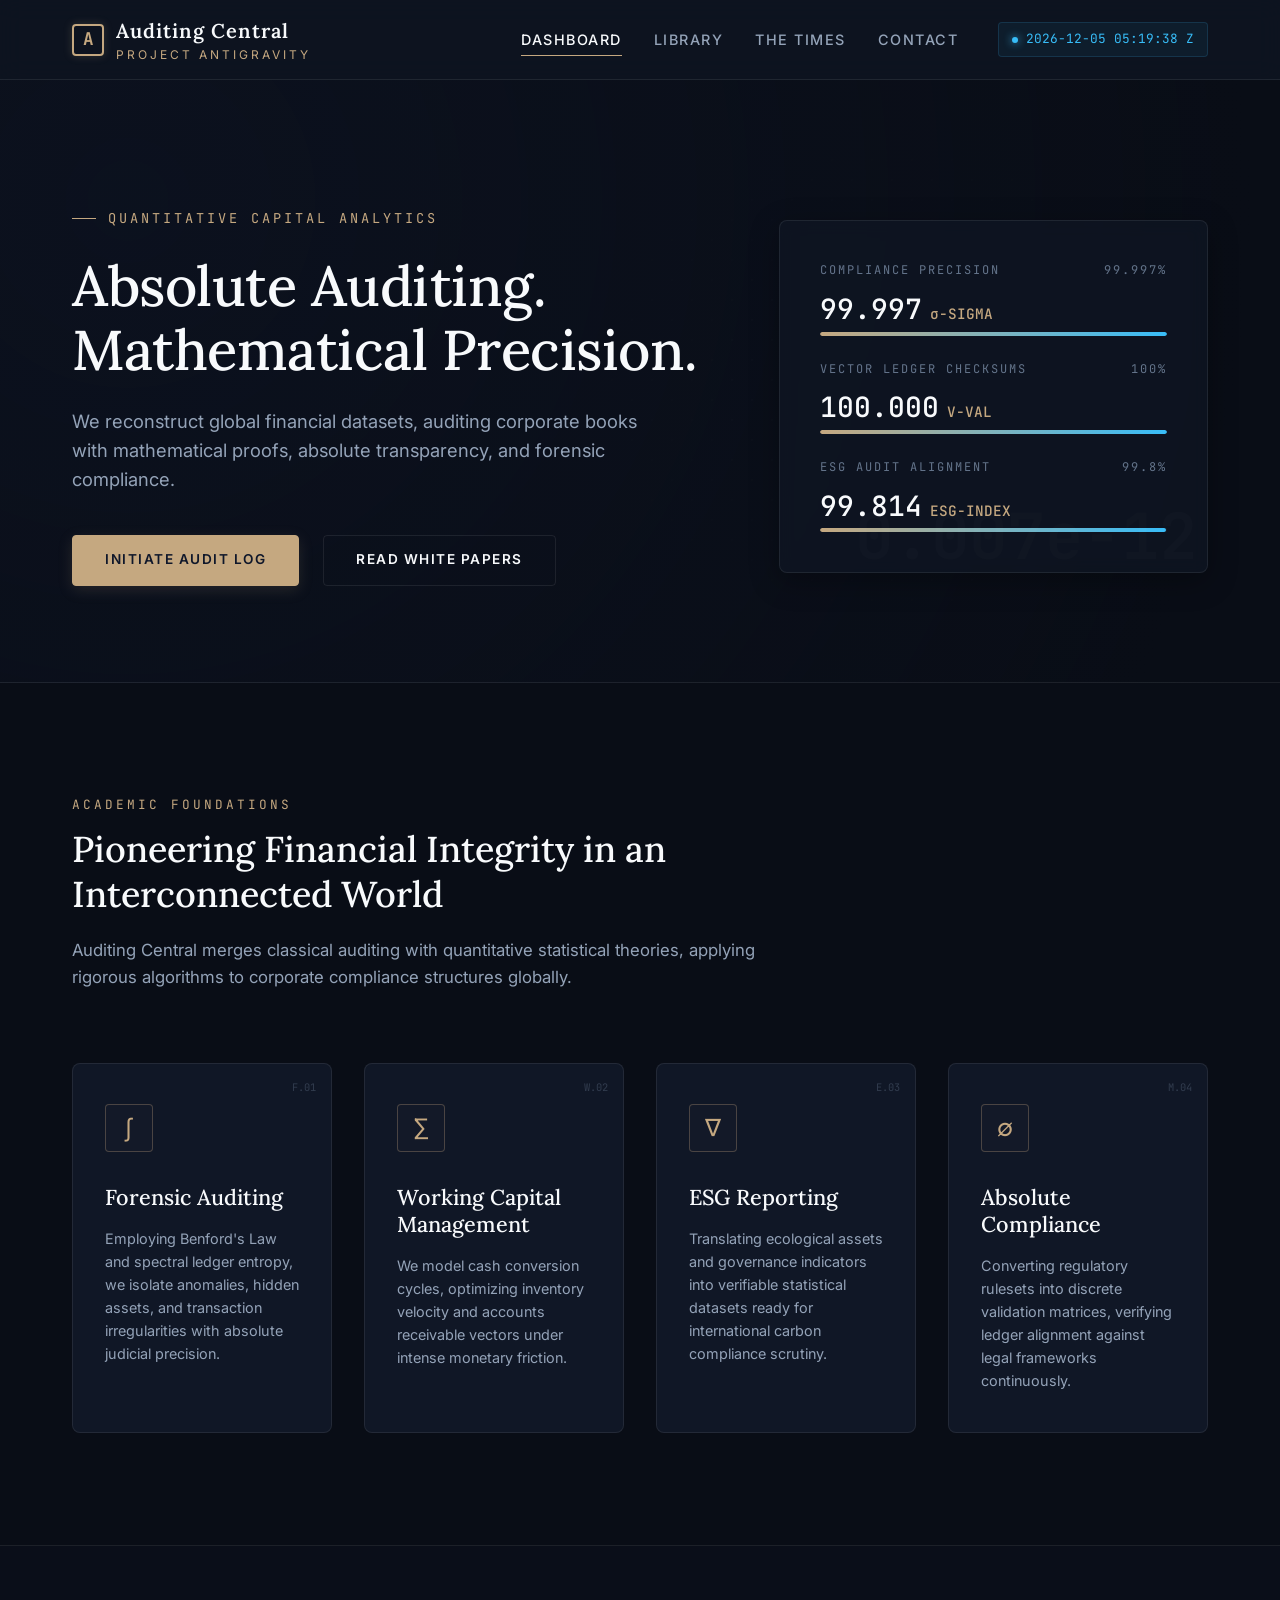
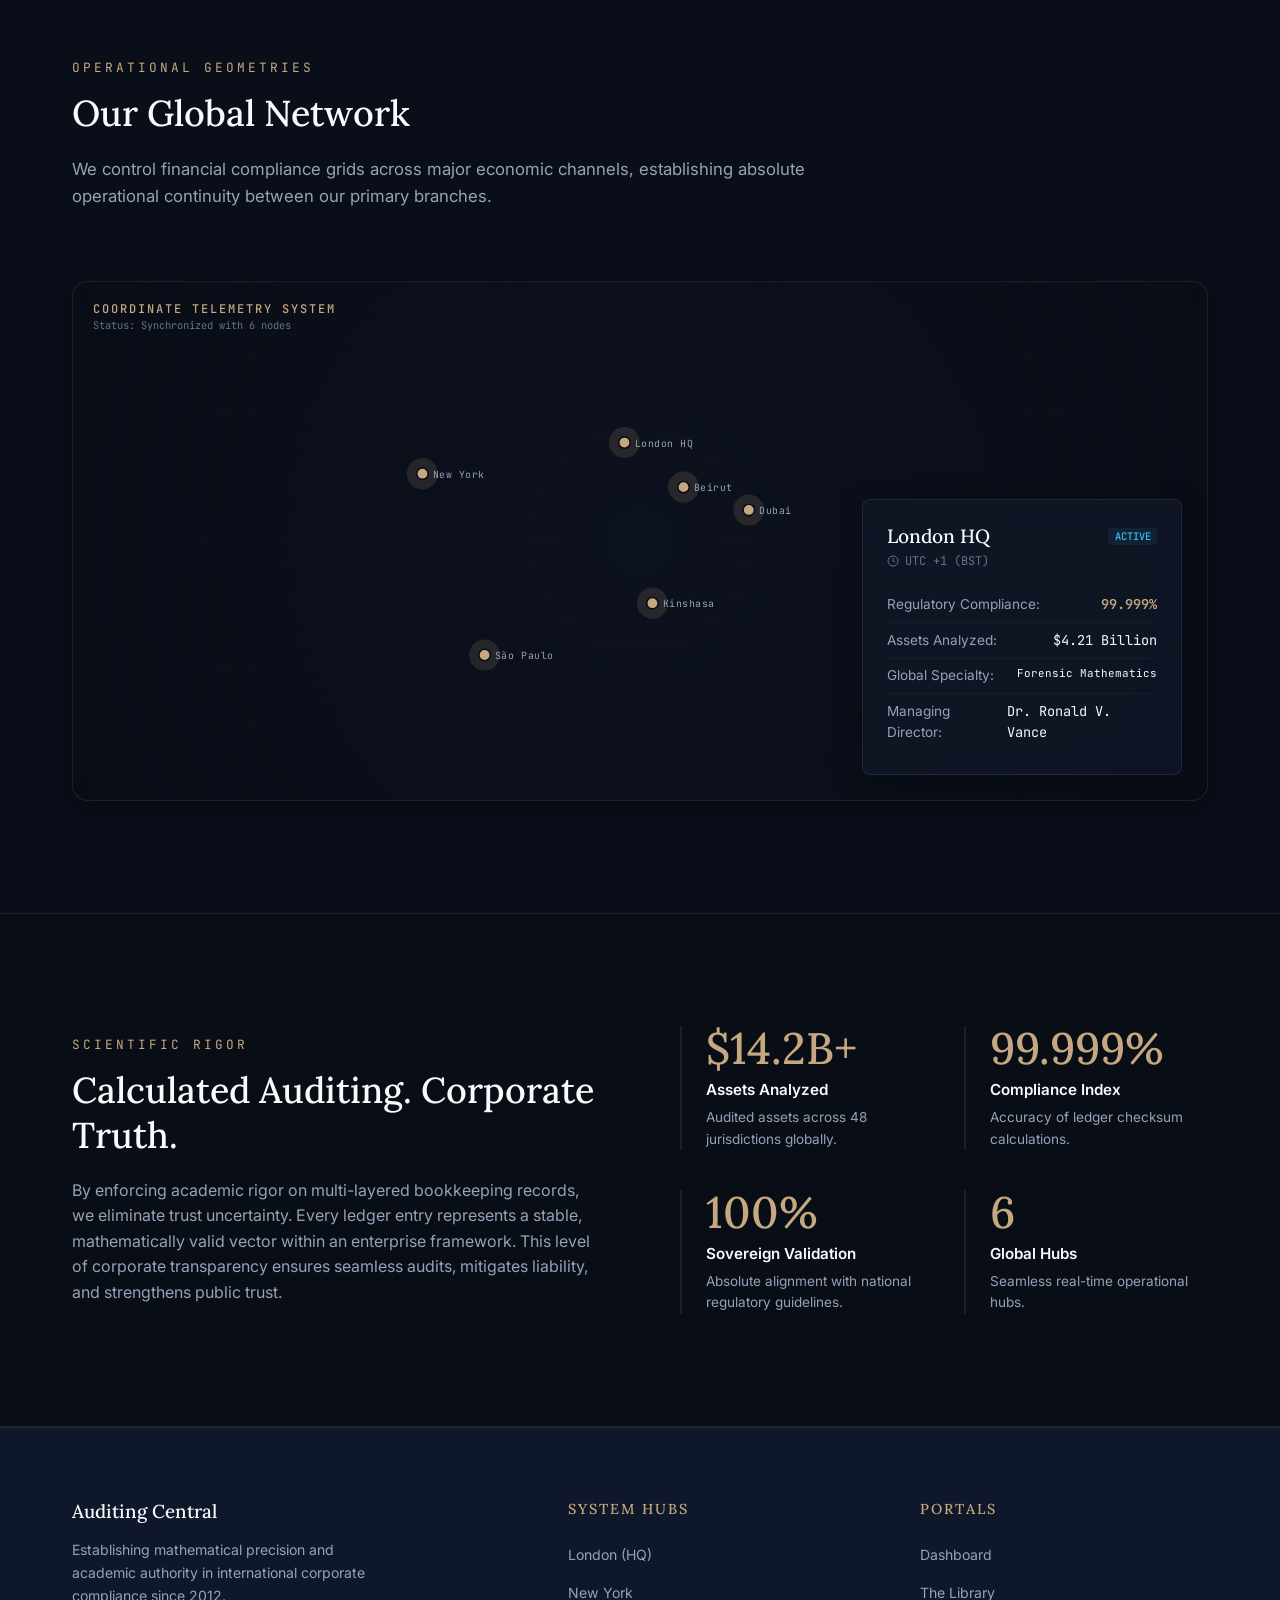
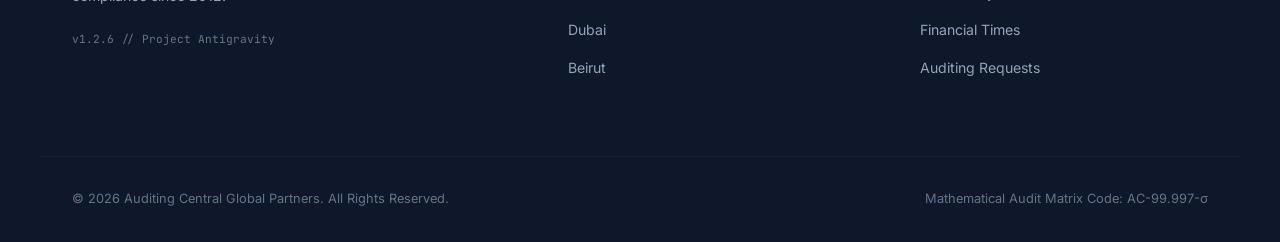
<file: index.html>
<!DOCTYPE html>
<html lang="en">
<head>
    <meta charset="UTF-8">
    <meta name="viewport" content="width=device-width, initial-scale=1.0">
    <meta name="description" content="Auditing Central - International auditing & financial analysis firm providing forensic auditing, ESG reporting, working capital optimization, and absolute mathematical compliance.">
    <title>Auditing Central | Absolute Mathematical Precision & Forensic Compliance</title>
    <!-- Master CSS Link -->
    <link rel="stylesheet" href="styles.css">
</head>
<body>

    <!-- STICKY GLASSMORPHIC HEADER -->
    <header>
        <div class="container nav-wrapper">
            <a href="index.html" class="logo-container" id="brand-logo">
                <div class="logo-mark">A</div>
                <div class="logo-text">Auditing Central<span>Project Antigravity</span></div>
            </a>
            <nav>
                <ul class="nav-links">
                    <li><a href="index.html" class="active" id="link-home">Dashboard</a></li>
                    <li><a href="library.html" id="link-library">Library</a></li>
                    <li><a href="times.html" id="link-times">The Times</a></li>
                    <li><a href="contact.html" id="link-contact">Contact</a></li>
                </ul>
                <!-- Mathematical UTC clock telemetry -->
                <div class="clock-telemetry" id="utc-clock">
                    <span class="clock-dot"></span>
                    <span id="utc-clock-val">TELEMETRY INITIALIZING...</span>
                </div>
                <button class="menu-toggle" id="hamburger-btn" aria-label="Toggle Menu Menu">
                    <span></span>
                    <span></span>
                    <span></span>
                </button>
            </nav>
        </div>
    </header>

    <!-- MAIN HOMEPAGE WRAPPER -->
    <main class="main-content">
        
        <!-- HERO SECTION WITH PRECISION METRIC CARDS -->
        <section class="hero" id="hero-dashboard">
            <div class="container hero-grid">
                <div class="hero-content">
                    <div class="hero-tagline">Quantitative Capital Analytics</div>
                    <h1>Absolute Auditing. <br>Mathematical Precision.</h1>
                    <p class="hero-lead">We reconstruct global financial datasets, auditing corporate books with mathematical proofs, absolute transparency, and forensic compliance.</p>
                    <div class="hero-actions">
                        <a href="contact.html" class="btn btn-primary" id="hero-action-contact">Initiate Audit Log</a>
                        <a href="library.html" class="btn btn-secondary" id="hero-action-library">Read White Papers</a>
                    </div>
                </div>
                
                <!-- Telemetry Progress Panel -->
                <div class="telemetry-panel reveal-element" id="hero-telemetry">
                    <div class="telemetry-row">
                        <div class="telemetry-label">
                            <span>Compliance Precision</span>
                            <span>99.997%</span>
                        </div>
                        <div class="telemetry-val">
                            99.997 <span class="unit">σ-SIGMA</span>
                        </div>
                        <div class="telemetry-bar">
                            <div class="telemetry-bar-fill" data-target-width="99.997%"></div>
                        </div>
                    </div>
                    <div class="telemetry-row">
                        <div class="telemetry-label">
                            <span>Vector Ledger Checksums</span>
                            <span>100%</span>
                        </div>
                        <div class="telemetry-val">
                            100.000 <span class="unit">V-VAL</span>
                        </div>
                        <div class="telemetry-bar">
                            <div class="telemetry-bar-fill" data-target-width="100%"></div>
                        </div>
                    </div>
                    <div class="telemetry-row">
                        <div class="telemetry-label">
                            <span>ESG Audit Alignment</span>
                            <span>99.8%</span>
                        </div>
                        <div class="telemetry-val">
                            99.814 <span class="unit">ESG-INDEX</span>
                        </div>
                        <div class="telemetry-bar">
                            <div class="telemetry-bar-fill" data-target-width="99.8%"></div>
                        </div>
                    </div>
                </div>
            </div>
        </section>

        <!-- SPECIALTIES SECTION -->
        <section class="section" id="pioneering-integrity">
            <div class="container">
                <div class="section-header reveal-element">
                    <span class="section-label">Academic Foundations</span>
                    <h2>Pioneering Financial Integrity in an Interconnected World</h2>
                    <p>Auditing Central merges classical auditing with quantitative statistical theories, applying rigorous algorithms to corporate compliance structures globally.</p>
                </div>
                
                <div class="specialties-grid">
                    <!-- Specialty 1 -->
                    <div class="specialty-card reveal-element" id="card-forensic">
                        <div class="specialty-decor">F.01</div>
                        <div class="specialty-icon">∫</div>
                        <h3>Forensic Auditing</h3>
                        <p>Employing Benford's Law and spectral ledger entropy, we isolate anomalies, hidden assets, and transaction irregularities with absolute judicial precision.</p>
                    </div>
                    <!-- Specialty 2 -->
                    <div class="specialty-card reveal-element" id="card-working-capital">
                        <div class="specialty-decor">W.02</div>
                        <div class="specialty-icon">∑</div>
                        <h3>Working Capital Management</h3>
                        <p>We model cash conversion cycles, optimizing inventory velocity and accounts receivable vectors under intense monetary friction.</p>
                    </div>
                    <!-- Specialty 3 -->
                    <div class="specialty-card reveal-element" id="card-esg">
                        <div class="specialty-decor">E.03</div>
                        <div class="specialty-icon">∇</div>
                        <h3>ESG Reporting</h3>
                        <p>Translating ecological assets and governance indicators into verifiable statistical datasets ready for international carbon compliance scrutiny.</p>
                    </div>
                    <!-- Specialty 4 -->
                    <div class="specialty-card reveal-element" id="card-compliance">
                        <div class="specialty-decor">M.04</div>
                        <div class="specialty-icon">∅</div>
                        <h3>Absolute Compliance</h3>
                        <p>Converting regulatory rulesets into discrete validation matrices, verifying ledger alignment against legal frameworks continuously.</p>
                    </div>
                </div>
            </div>
        </section>

        <!-- GLOBAL NETWORK & INTERACTIVE MAP -->
        <section class="section section-darker" id="global-network">
            <div class="container">
                <div class="section-header reveal-element">
                    <span class="section-label">Operational Geometries</span>
                    <h2>Our Global Network</h2>
                    <p>We control financial compliance grids across major economic channels, establishing absolute operational continuity between our primary branches.</p>
                </div>
                
                <!-- SVG map rendering workspace -->
                <div id="global-map-container" class="reveal-element">
                    <div class="map-telemetry">
                        <h4>Coordinate Telemetry System</h4>
                        <p>Status: Synchronized with 6 nodes</p>
                    </div>
                    <!-- map.js will inject dynamic responsive SVG element here -->
                </div>
            </div>
        </section>

        <!-- CORPORATE CREDENTIALS SECTION -->
        <section class="section" id="mathematical-integrity">
            <div class="container integrity-grid">
                <div class="integrity-content reveal-element">
                    <span class="section-label">Scientific Rigor</span>
                    <h2>Calculated Auditing. Corporate Truth.</h2>
                    <p>By enforcing academic rigor on multi-layered bookkeeping records, we eliminate trust uncertainty. Every ledger entry represents a stable, mathematically valid vector within an enterprise framework. This level of corporate transparency ensures seamless audits, mitigates liability, and strengthens public trust.</p>
                </div>
                <div class="integrity-metrics reveal-element">
                    <div class="metric-widget">
                        <div class="metric-widget-val">$14.2B+</div>
                        <div class="metric-widget-label">Assets Analyzed</div>
                        <div class="metric-widget-desc">Audited assets across 48 jurisdictions globally.</div>
                    </div>
                    <div class="metric-widget">
                        <div class="metric-widget-val">99.999%</div>
                        <div class="metric-widget-label">Compliance Index</div>
                        <div class="metric-widget-desc">Accuracy of ledger checksum calculations.</div>
                    </div>
                    <div class="metric-widget">
                        <div class="metric-widget-val">100%</div>
                        <div class="metric-widget-label">Sovereign Validation</div>
                        <div class="metric-widget-desc">Absolute alignment with national regulatory guidelines.</div>
                    </div>
                    <div class="metric-widget">
                        <div class="metric-widget-val">6</div>
                        <div class="metric-widget-label">Global Hubs</div>
                        <div class="metric-widget-desc">Seamless real-time operational hubs.</div>
                    </div>
                </div>
            </div>
        </section>

    </main>

    <!-- FOOTER SECTION -->
    <footer id="footer-section">
        <div class="container footer-grid">
            <div class="footer-brand">
                <h3>Auditing Central</h3>
                <p>Establishing mathematical precision and academic authority in international corporate compliance since 2012.</p>
                <div class="footer-telemetry">v1.2.6 // Project Antigravity</div>
            </div>
            <div class="footer-column">
                <h4>System Hubs</h4>
                <ul class="footer-links">
                    <li><a href="contact.html#london">London (HQ)</a></li>
                    <li><a href="contact.html#newyork">New York</a></li>
                    <li><a href="contact.html#dubai">Dubai</a></li>
                    <li><a href="contact.html#beirut">Beirut</a></li>
                </ul>
            </div>
            <div class="footer-column">
                <h4>Portals</h4>
                <ul class="footer-links">
                    <li><a href="index.html">Dashboard</a></li>
                    <li><a href="library.html">The Library</a></li>
                    <li><a href="times.html">Financial Times</a></li>
                    <li><a href="contact.html">Auditing Requests</a></li>
                </ul>
            </div>
        </div>
        <div class="container footer-bottom">
            <span>&copy; 2026 Auditing Central Global Partners. All Rights Reserved.</span>
            <span>Mathematical Audit Matrix Code: AC-99.997-σ</span>
        </div>
    </footer>

    <!-- Global scripts loading -->
    <script src="main.js"></script>
    <script src="map.js"></script>
</body>
</html>
</file>
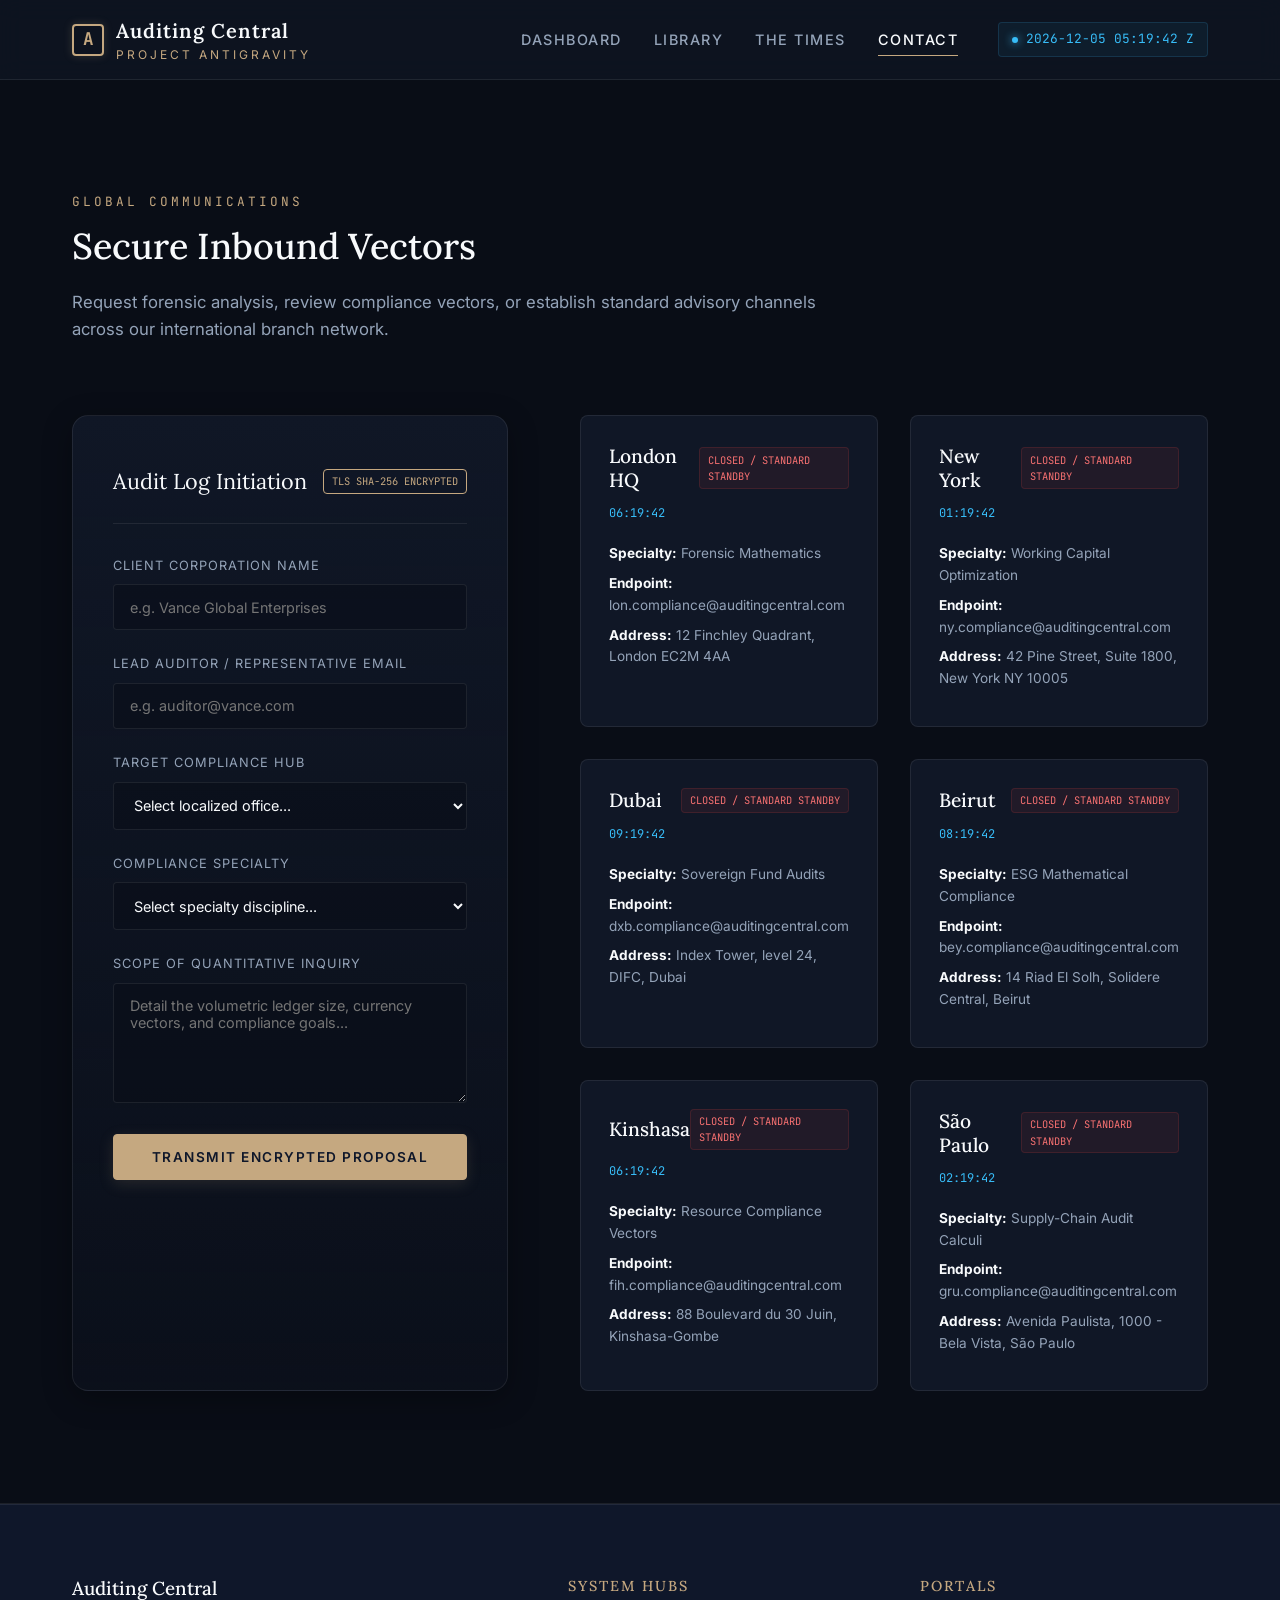
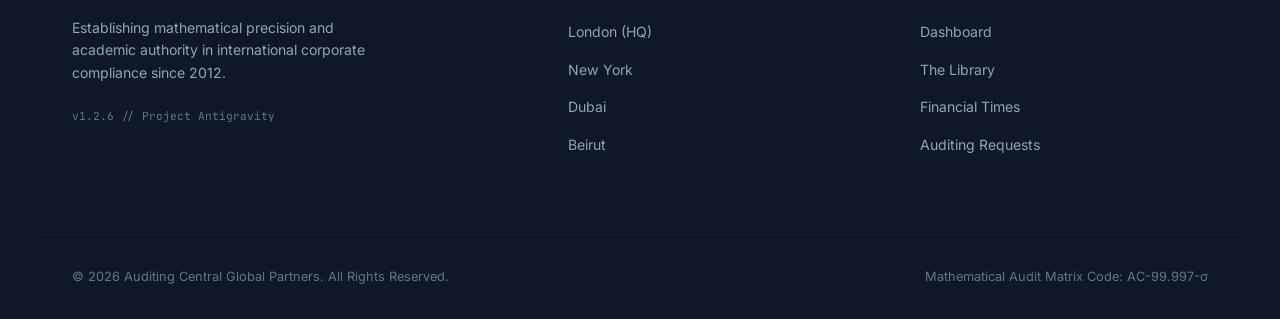
<file: contact.html>
<!DOCTYPE html>
<html lang="en">
<head>
    <meta charset="UTF-8">
    <meta name="viewport" content="width=device-width, initial-scale=1.0">
    <meta name="description" content="Contact Auditing Central - Engage our international forensic auditing and compliance teams across London, New York, Dubai, Beirut, Kinshasa, and São Paulo.">
    <title>Contact Auditing Central | International Branch Network & Audit Requests</title>
    <!-- Master CSS Link -->
    <link rel="stylesheet" href="styles.css">
</head>
<body>

    <!-- STICKY GLASSMORPHIC HEADER -->
    <header>
        <div class="container nav-wrapper">
            <a href="index.html" class="logo-container" id="brand-logo">
                <div class="logo-mark">A</div>
                <div class="logo-text">Auditing Central<span>Project Antigravity</span></div>
            </a>
            <nav>
                <ul class="nav-links">
                    <li><a href="index.html" id="link-home">Dashboard</a></li>
                    <li><a href="library.html" id="link-library">Library</a></li>
                    <li><a href="times.html" id="link-times">The Times</a></li>
                    <li><a href="contact.html" class="active" id="link-contact">Contact</a></li>
                </ul>
                <div class="clock-telemetry" id="utc-clock">
                    <span class="clock-dot"></span>
                    <span id="utc-clock-val">TELEMETRY INITIALIZING...</span>
                </div>
                <button class="menu-toggle" id="hamburger-btn" aria-label="Toggle Menu Menu">
                    <span></span>
                    <span></span>
                    <span></span>
                </button>
            </nav>
        </div>
    </header>

    <!-- MAIN CONTENT AREA -->
    <main class="main-content">
        
        <section class="section" id="contact-portal">
            <div class="container">
                <div class="section-header reveal-element">
                    <span class="section-label">Global Communications</span>
                    <h2>Secure Inbound Vectors</h2>
                    <p>Request forensic analysis, review compliance vectors, or establish standard advisory channels across our international branch network.</p>
                </div>
                
                <div class="contact-grid">
                    
                    <!-- 1. Left: Secure Form Request Portal -->
                    <div class="secure-form-container reveal-element" id="form-container">
                        <div class="form-telemetry-header">
                            <span class="form-telemetry-title">Audit Log Initiation</span>
                            <span class="form-badge-security">TLS SHA-256 ENCRYPTED</span>
                        </div>
                        
                        <form id="secure-audit-form" novalidate>
                            <div class="form-group">
                                <label class="form-label" for="corp-name">Client Corporation Name</label>
                                <input type="text" id="corp-name" class="form-input" placeholder="e.g. Vance Global Enterprises" required>
                            </div>
                            
                            <div class="form-group">
                                <label class="form-label" for="corp-email">Lead Auditor / Representative Email</label>
                                <input type="email" id="corp-email" class="form-input" placeholder="e.g. auditor@vance.com" required>
                            </div>
                            
                            <div class="form-group">
                                <label class="form-label" for="audit-hub">Target Compliance Hub</label>
                                <select id="audit-hub" class="form-select" required>
                                    <option value="" disabled selected>Select localized office...</option>
                                    <option value="london">London HQ (United Kingdom)</option>
                                    <option value="newyork">New York Hub (United States)</option>
                                    <option value="dubai">Dubai Hub (U.A.E.)</option>
                                    <option value="beirut">Beirut Compliance (Lebanon)</option>
                                    <option value="kinshasa">Kinshasa Operations (D.R. Congo)</option>
                                    <option value="saopaulo">São Paulo Office (Brazil)</option>
                                </select>
                            </div>

                            <div class="form-group">
                                <label class="form-label" for="audit-type">Compliance Specialty</label>
                                <select id="audit-type" class="form-select" required>
                                    <option value="" disabled selected>Select specialty discipline...</option>
                                    <option value="forensic">Forensic Ledger Reconstruction</option>
                                    <option value="working-capital">Working Capital Optimization</option>
                                    <option value="esg">ESG Compliance Verification</option>
                                    <option value="absolute">Continuous Mathematical Auditing</option>
                                </select>
                            </div>
                            
                            <div class="form-group">
                                <label class="form-label" for="audit-details">Scope of Quantitative Inquiry</label>
                                <textarea id="audit-details" class="form-textarea" placeholder="Detail the volumetric ledger size, currency vectors, and compliance goals..." required></textarea>
                            </div>

                            <button type="submit" class="btn btn-primary" style="width: 100%; justify-content: center;" id="form-submit-btn">
                                Transmit Encrypted Proposal
                            </button>

                            <div id="form-feedback" class="form-feedback-msg"></div>
                        </form>
                    </div>

                    <!-- 2. Right: Offices Directory Grid -->
                    <div class="offices-directory reveal-element" id="branches-list">
                        
                        <!-- London -->
                        <div class="office-node-card" id="london">
                            <div class="office-header">
                                <h3>London HQ</h3>
                                <span class="office-local-status" id="status-london">Calculating...</span>
                            </div>
                            <div class="office-node-clock" id="clock-london">00:00:00</div>
                            <div class="office-node-detail"><strong>Specialty:</strong> Forensic Mathematics</div>
                            <div class="office-node-detail"><strong>Endpoint:</strong> lon.compliance@auditingcentral.com</div>
                            <div class="office-node-detail"><strong>Address:</strong> 12 Finchley Quadrant, London EC2M 4AA</div>
                        </div>

                        <!-- New York -->
                        <div class="office-node-card" id="newyork">
                            <div class="office-header">
                                <h3>New York</h3>
                                <span class="office-local-status" id="status-newyork">Calculating...</span>
                            </div>
                            <div class="office-node-clock" id="clock-newyork">00:00:00</div>
                            <div class="office-node-detail"><strong>Specialty:</strong> Working Capital Optimization</div>
                            <div class="office-node-detail"><strong>Endpoint:</strong> ny.compliance@auditingcentral.com</div>
                            <div class="office-node-detail"><strong>Address:</strong> 42 Pine Street, Suite 1800, New York NY 10005</div>
                        </div>

                        <!-- Dubai -->
                        <div class="office-node-card" id="dubai">
                            <div class="office-header">
                                <h3>Dubai</h3>
                                <span class="office-local-status" id="status-dubai">Calculating...</span>
                            </div>
                            <div class="office-node-clock" id="clock-dubai">00:00:00</div>
                            <div class="office-node-detail"><strong>Specialty:</strong> Sovereign Fund Audits</div>
                            <div class="office-node-detail"><strong>Endpoint:</strong> dxb.compliance@auditingcentral.com</div>
                            <div class="office-node-detail"><strong>Address:</strong> Index Tower, level 24, DIFC, Dubai</div>
                        </div>

                        <!-- Beirut -->
                        <div class="office-node-card" id="beirut">
                            <div class="office-header">
                                <h3>Beirut</h3>
                                <span class="office-local-status" id="status-beirut">Calculating...</span>
                            </div>
                            <div class="office-node-clock" id="clock-beirut">00:00:00</div>
                            <div class="office-node-detail"><strong>Specialty:</strong> ESG Mathematical Compliance</div>
                            <div class="office-node-detail"><strong>Endpoint:</strong> bey.compliance@auditingcentral.com</div>
                            <div class="office-node-detail"><strong>Address:</strong> 14 Riad El Solh, Solidere Central, Beirut</div>
                        </div>

                        <!-- Kinshasa -->
                        <div class="office-node-card" id="kinshasa">
                            <div class="office-header">
                                <h3>Kinshasa</h3>
                                <span class="office-local-status" id="status-kinshasa">Calculating...</span>
                            </div>
                            <div class="office-node-clock" id="clock-kinshasa">00:00:00</div>
                            <div class="office-node-detail"><strong>Specialty:</strong> Resource Compliance Vectors</div>
                            <div class="office-node-detail"><strong>Endpoint:</strong> fih.compliance@auditingcentral.com</div>
                            <div class="office-node-detail"><strong>Address:</strong> 88 Boulevard du 30 Juin, Kinshasa-Gombe</div>
                        </div>

                        <!-- São Paulo -->
                        <div class="office-node-card" id="saopaulo">
                            <div class="office-header">
                                <h3>São Paulo</h3>
                                <span class="office-local-status" id="status-saopaulo">Calculating...</span>
                            </div>
                            <div class="office-node-clock" id="clock-saopaulo">00:00:00</div>
                            <div class="office-node-detail"><strong>Specialty:</strong> Supply-Chain Audit Calculi</div>
                            <div class="office-node-detail"><strong>Endpoint:</strong> gru.compliance@auditingcentral.com</div>
                            <div class="office-node-detail"><strong>Address:</strong> Avenida Paulista, 1000 - Bela Vista, São Paulo</div>
                        </div>

                    </div>
                </div>
            </div>
        </section>

    </main>

    <!-- FOOTER SECTION -->
    <footer id="footer-section">
        <div class="container footer-grid">
            <div class="footer-brand">
                <h3>Auditing Central</h3>
                <p>Establishing mathematical precision and academic authority in international corporate compliance since 2012.</p>
                <div class="footer-telemetry">v1.2.6 // Project Antigravity</div>
            </div>
            <div class="footer-column">
                <h4>System Hubs</h4>
                <ul class="footer-links">
                    <li><a href="#london">London (HQ)</a></li>
                    <li><a href="#newyork">New York</a></li>
                    <li><a href="#dubai">Dubai</a></li>
                    <li><a href="#beirut">Beirut</a></li>
                </ul>
            </div>
            <div class="footer-column">
                <h4>Portals</h4>
                <ul class="footer-links">
                    <li><a href="index.html">Dashboard</a></li>
                    <li><a href="library.html">The Library</a></li>
                    <li><a href="times.html">Financial Times</a></li>
                    <li><a href="contact.html">Auditing Requests</a></li>
                </ul>
            </div>
        </div>
        <div class="container footer-bottom">
            <span>&copy; 2026 Auditing Central Global Partners. All Rights Reserved.</span>
            <span>Mathematical Audit Matrix Code: AC-99.997-σ</span>
        </div>
    </footer>

    <!-- Global scripts loading -->
    <script src="main.js"></script>
    
    <!-- Local form validator script -->
    <script>
        document.getElementById('secure-audit-form').addEventListener('submit', function(e) {
            e.preventDefault();
            
            const corpName = document.getElementById('corp-name');
            const corpEmail = document.getElementById('corp-email');
            const auditHub = document.getElementById('audit-hub');
            const auditType = document.getElementById('audit-type');
            const auditDetails = document.getElementById('audit-details');
            const feedback = document.getElementById('form-feedback');

            // Quick validation checks
            if(!corpName.value || corpName.value.trim().length < 3) {
                showFeedback("Invalid Client Corporation name. Must be at least 3 characters.", "feedback-error");
                corpName.focus();
                return;
            }
            if(!corpEmail.value || !corpEmail.value.includes('@') || corpEmail.value.trim().length < 5) {
                showFeedback("Invalid Representative Email address.", "feedback-error");
                corpEmail.focus();
                return;
            }
            if(!auditHub.value) {
                showFeedback("Please select a target localized hub.", "feedback-error");
                auditHub.focus();
                return;
            }
            if(!auditType.value) {
                showFeedback("Please select a compliance specialty.", "feedback-error");
                auditType.focus();
                return;
            }
            if(!auditDetails.value || auditDetails.value.trim().length < 10) {
                showFeedback("Inquiry details are too brief. Please supply adequate scope information.", "feedback-error");
                auditDetails.focus();
                return;
            }

            // Success simulation
            const randomHash = "AC-" + Math.floor(100000 + Math.random() * 900000) + "-" + Math.random().toString(36).substring(2, 6).toUpperCase();
            
            feedback.innerHTML = `
                <strong>Transmission Integrity Verified.</strong><br>
                Secure packet successfully logged at target hub. <br>
                <span>Proof Checksum Hash: <code>${randomHash}</code></span><br>
                <span>Our lead compliance math team will respond within 4 hours.</span>
            `;
            feedback.className = "form-feedback-msg feedback-success";

            // Clean inputs
            document.getElementById('secure-audit-form').reset();
        });

        function showFeedback(message, className) {
            const feedback = document.getElementById('form-feedback');
            feedback.innerHTML = message;
            feedback.className = "form-feedback-msg " + className;
        }
    </script>
</body>
</html>
</file>
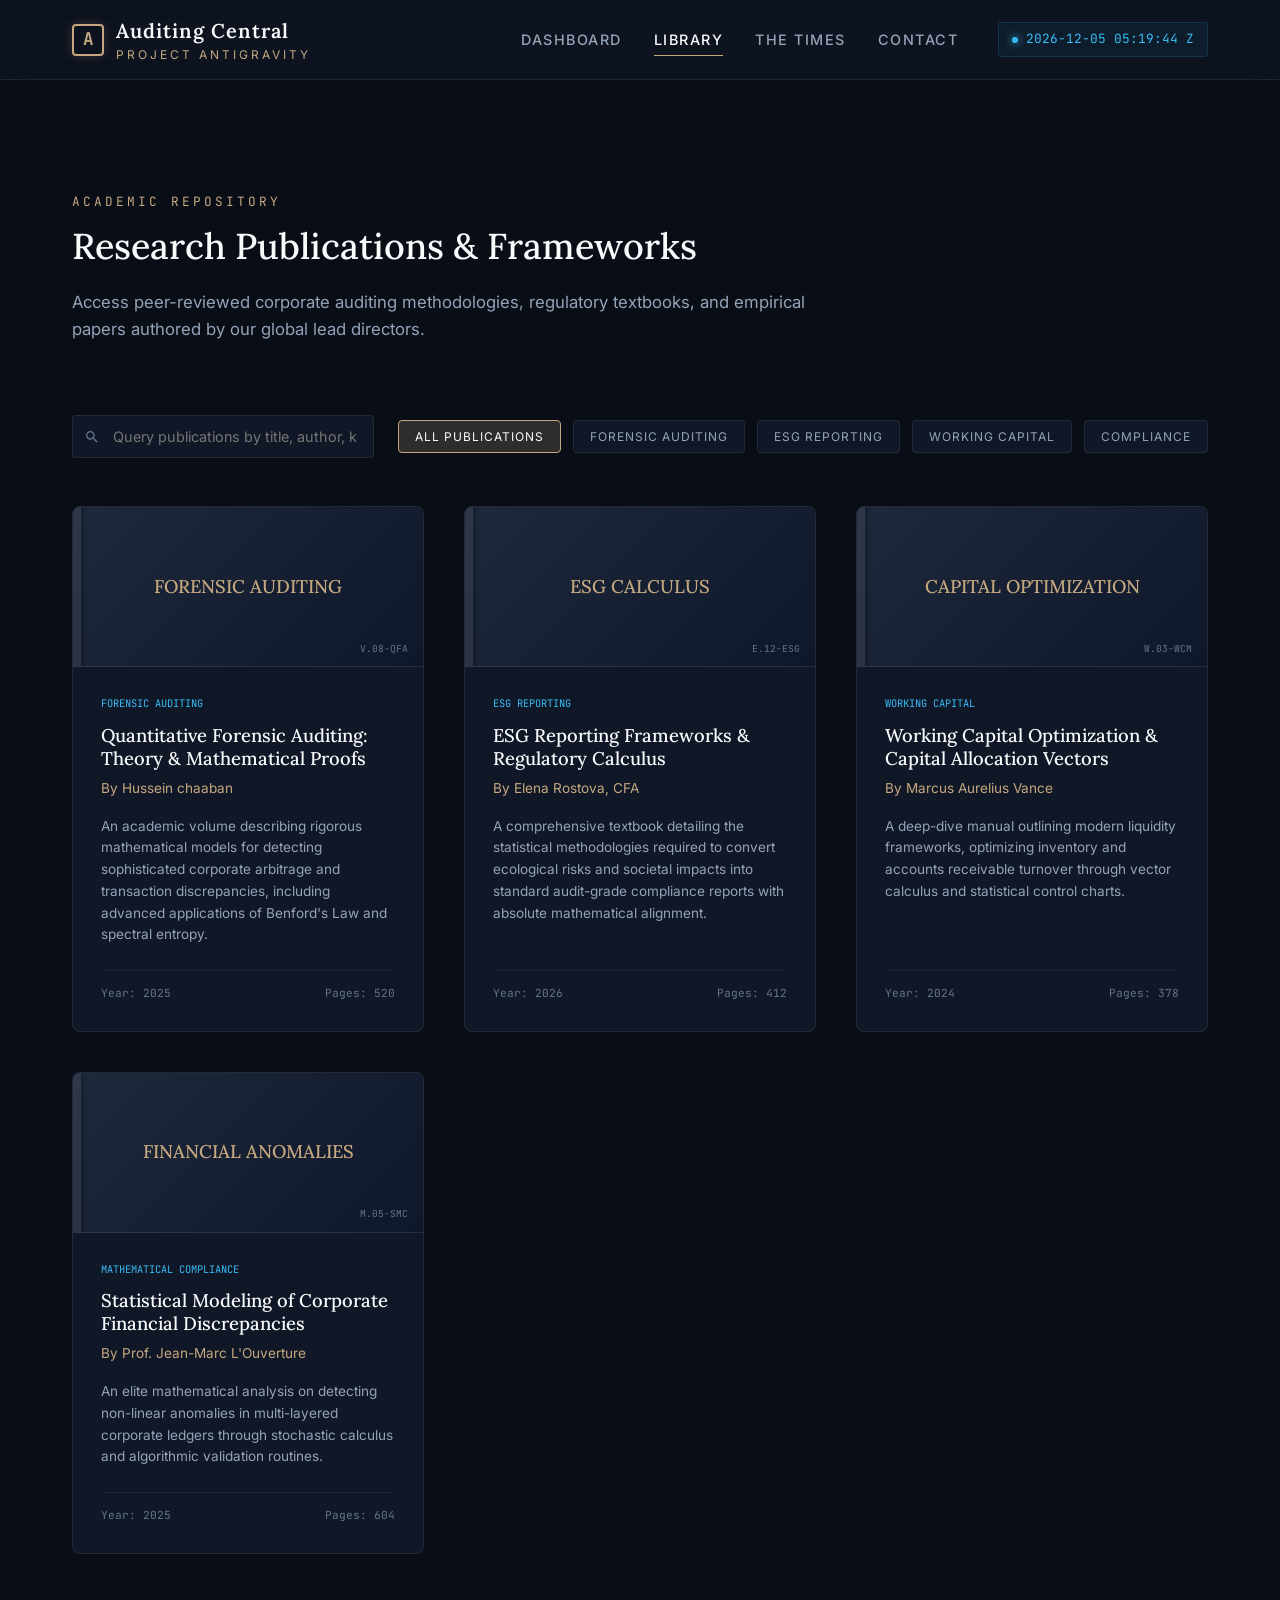
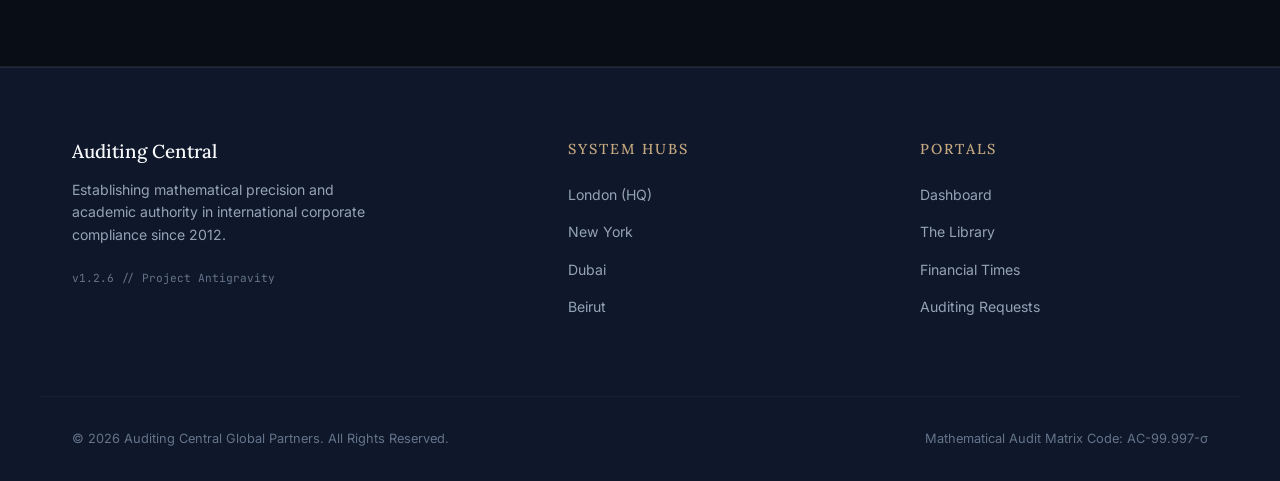
<file: library.html>
<!DOCTYPE html>
<html lang="en">
<head>
    <meta charset="UTF-8">
    <meta name="viewport" content="width=device-width, initial-scale=1.0">
    <meta name="description" content="Auditing Central Research Library - Browse our published research, academic textbooks, and white papers on forensic mathematics, ESG modeling, and capital allocation frameworks.">
    <title>Academic Library | Auditing Central Research & Publications</title>
    <!-- Master CSS Link -->
    <link rel="stylesheet" href="styles.css">
</head>
<body>

    <!-- STICKY GLASSMORPHIC HEADER -->
    <header>
        <div class="container nav-wrapper">
            <a href="index.html" class="logo-container" id="brand-logo">
                <div class="logo-mark">A</div>
                <div class="logo-text">Auditing Central<span>Project Antigravity</span></div>
            </a>
            <nav>
                <ul class="nav-links">
                    <li><a href="index.html" id="link-home">Dashboard</a></li>
                    <li><a href="library.html" class="active" id="link-library">Library</a></li>
                    <li><a href="times.html" id="link-times">The Times</a></li>
                    <li><a href="contact.html" id="link-contact">Contact</a></li>
                </ul>
                <div class="clock-telemetry" id="utc-clock">
                    <span class="clock-dot"></span>
                    <span id="utc-clock-val">TELEMETRY INITIALIZING...</span>
                </div>
                <button class="menu-toggle" id="hamburger-btn" aria-label="Toggle Menu Menu">
                    <span></span>
                    <span></span>
                    <span></span>
                </button>
            </nav>
        </div>
    </header>

    <!-- MAIN CONTENT AREA -->
    <main class="main-content">
        
        <section class="section" id="academic-library">
            <div class="container">
                <div class="section-header reveal-element">
                    <span class="section-label">Academic Repository</span>
                    <h2>Research Publications & Frameworks</h2>
                    <p>Access peer-reviewed corporate auditing methodologies, regulatory textbooks, and empirical papers authored by our global lead directors.</p>
                </div>

                <!-- CMS TOOLBAR (Search & Category tags) -->
                <div class="cms-toolbar reveal-element" id="library-toolbar">
                    <div class="search-wrapper">
                        <svg class="search-icon-svg" viewBox="0 0 24 24">
                            <path d="M15.5 14h-.79l-.28-.27A6.471 6.471 0 0 0 16 9.5 6.5 6.5 0 1 0 9.5 16c1.61 0 3.09-.59 4.23-1.57l.27.28v.79l5 4.99L20.49 19l-4.99-5zm-6 0C7.01 14 5 11.99 5 9.5S7.01 5 9.5 5 14 7.01 14 9.5 11.99 14 9.5 14z"/>
                        </svg>
                        <input type="text" id="search-input" class="search-input" placeholder="Query publications by title, author, key phrases...">
                    </div>

                    <div class="filter-tags" id="filter-tags">
                        <button class="tag active" data-category="all">All Publications</button>
                        <button class="tag" data-category="forensic">Forensic Auditing</button>
                        <button class="tag" data-category="esg">ESG Reporting</button>
                        <button class="tag" data-category="working">Working Capital</button>
                        <button class="tag" data-category="compliance">Compliance</button>
                    </div>
                </div>

                <!-- DYNAMIC BOOKS GRID (cms.js will populate this) -->
                <div class="cms-grid" id="library-grid">
                    <!-- Loading state indicator -->
                    <div class="cms-grid-empty">Compiling mathematical publication logs...</div>
                </div>

            </div>
        </section>

    </main>

    <!-- FOOTER SECTION -->
    <footer id="footer-section">
        <div class="container footer-grid">
            <div class="footer-brand">
                <h3>Auditing Central</h3>
                <p>Establishing mathematical precision and academic authority in international corporate compliance since 2012.</p>
                <div class="footer-telemetry">v1.2.6 // Project Antigravity</div>
            </div>
            <div class="footer-column">
                <h4>System Hubs</h4>
                <ul class="footer-links">
                    <li><a href="contact.html#london">London (HQ)</a></li>
                    <li><a href="contact.html#newyork">New York</a></li>
                    <li><a href="contact.html#dubai">Dubai</a></li>
                    <li><a href="contact.html#beirut">Beirut</a></li>
                </ul>
            </div>
            <div class="footer-column">
                <h4>Portals</h4>
                <ul class="footer-links">
                    <li><a href="index.html">Dashboard</a></li>
                    <li><a href="library.html">The Library</a></li>
                    <li><a href="times.html">Financial Times</a></li>
                    <li><a href="contact.html">Auditing Requests</a></li>
                </ul>
            </div>
        </div>
        <div class="container footer-bottom">
            <span>&copy; 2026 Auditing Central Global Partners. All Rights Reserved.</span>
            <span>Mathematical Audit Matrix Code: AC-99.997-σ</span>
        </div>
    </footer>

    <!-- Global scripts loading -->
    <script src="main.js"></script>
    <script src="cms.js"></script>
</body>
</html>
</file>
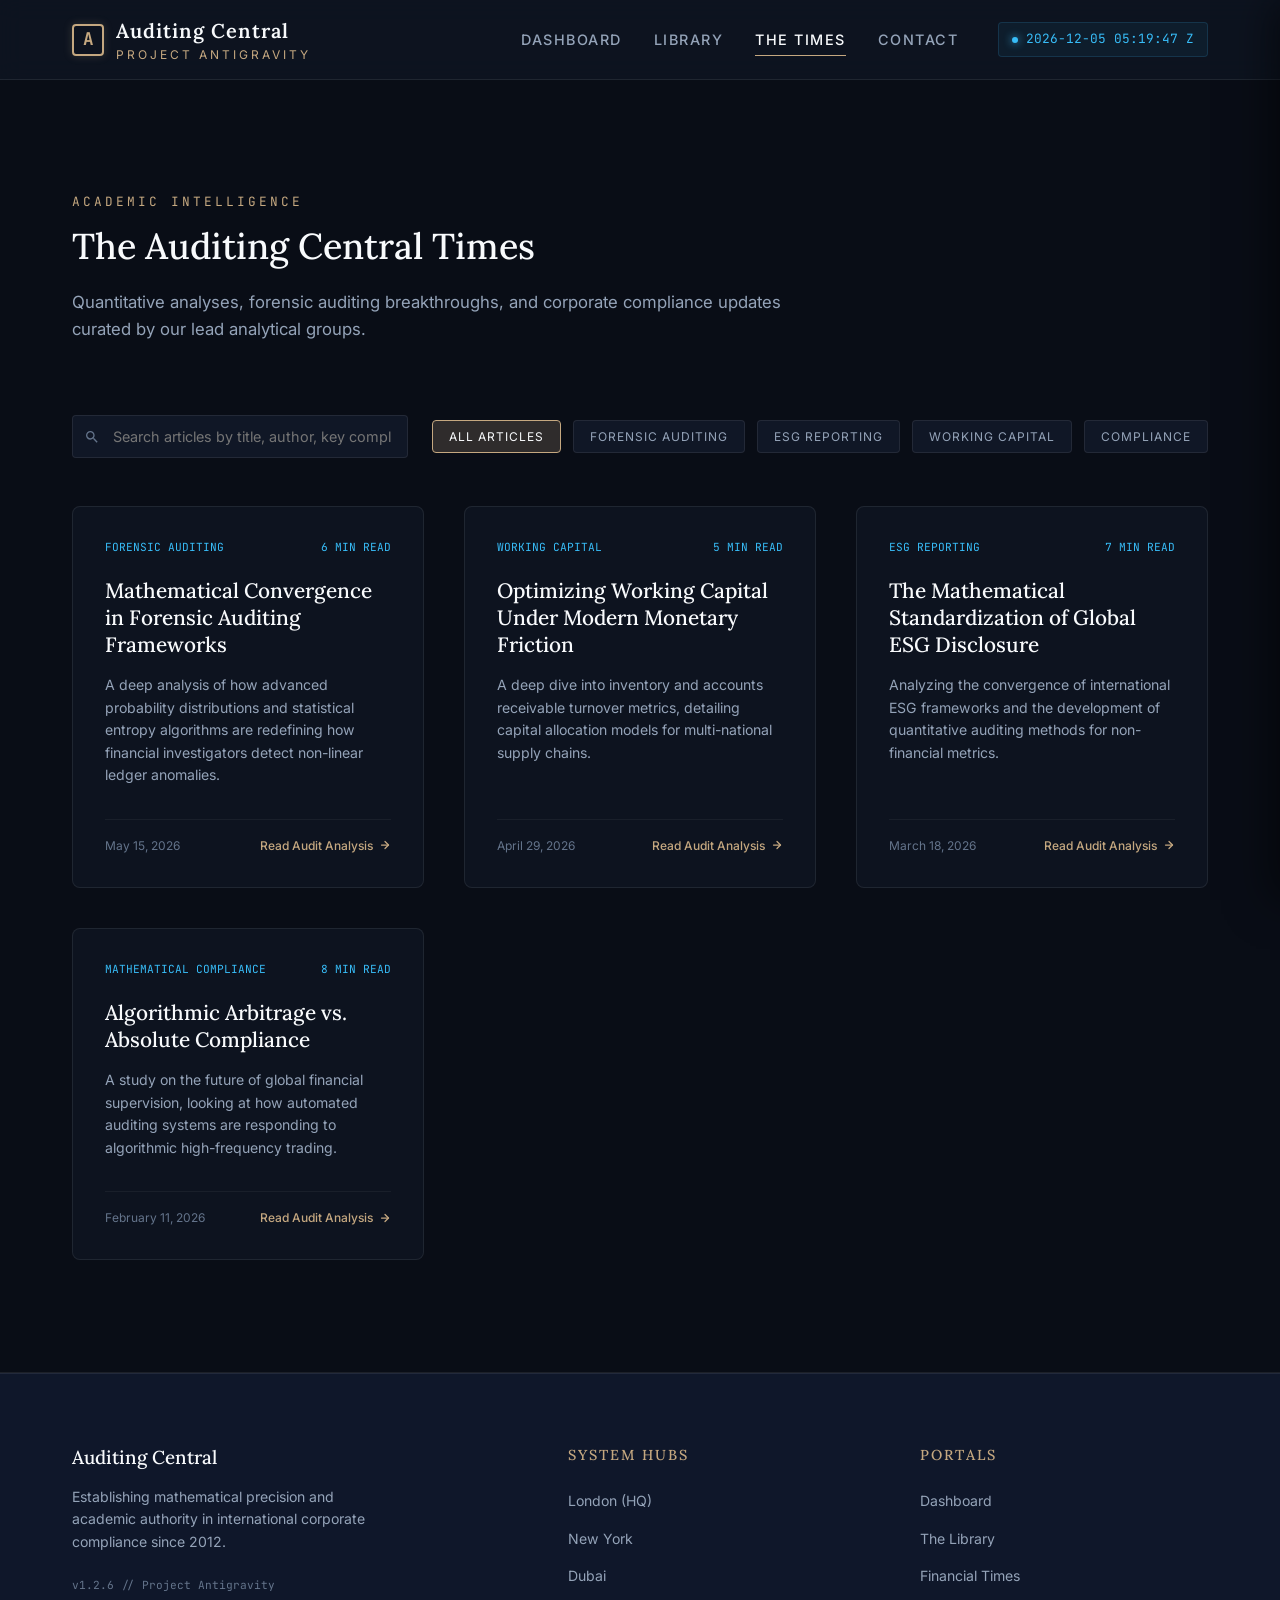
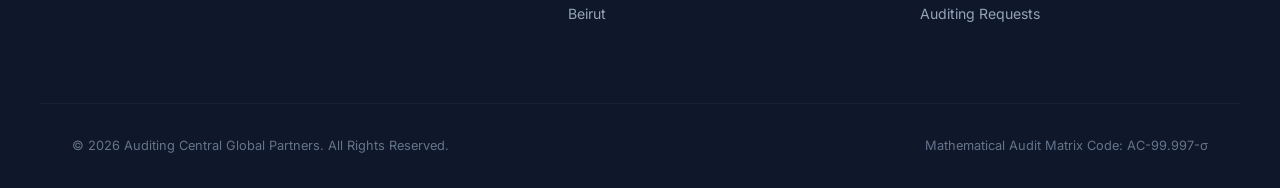
<file: times.html>
<!DOCTYPE html>
<html lang="en">
<head>
    <meta charset="UTF-8">
    <meta name="viewport" content="width=device-width, initial-scale=1.0">
    <meta name="description" content="Auditing Central Times - Stay up to date with forensic auditing disclosures, global working capital trends, and international ESG regulatory calculus.">
    <title>The Times | Auditing Central Financial Journal & News</title>
    <!-- Master CSS Link -->
    <link rel="stylesheet" href="styles.css">
</head>
<body>

    <!-- STICKY GLASSMORPHIC HEADER -->
    <header>
        <div class="container nav-wrapper">
            <a href="index.html" class="logo-container" id="brand-logo">
                <div class="logo-mark">A</div>
                <div class="logo-text">Auditing Central<span>Project Antigravity</span></div>
            </a>
            <nav>
                <ul class="nav-links">
                    <li><a href="index.html" id="link-home">Dashboard</a></li>
                    <li><a href="library.html" id="link-library">Library</a></li>
                    <li><a href="times.html" class="active" id="link-times">The Times</a></li>
                    <li><a href="contact.html" id="link-contact">Contact</a></li>
                </ul>
                <div class="clock-telemetry" id="utc-clock">
                    <span class="clock-dot"></span>
                    <span id="utc-clock-val">TELEMETRY INITIALIZING...</span>
                </div>
                <button class="menu-toggle" id="hamburger-btn" aria-label="Toggle Menu Menu">
                    <span></span>
                    <span></span>
                    <span></span>
                </button>
            </nav>
        </div>
    </header>

    <!-- MAIN CONTENT AREA -->
    <main class="main-content">
        
        <section class="section" id="financial-times">
            <div class="container">
                <div class="section-header reveal-element">
                    <span class="section-label">Academic Intelligence</span>
                    <h2>The Auditing Central Times</h2>
                    <p>Quantitative analyses, forensic auditing breakthroughs, and corporate compliance updates curated by our lead analytical groups.</p>
                </div>

                <!-- CMS TOOLBAR (Search & Category tags) -->
                <div class="cms-toolbar reveal-element" id="times-toolbar">
                    <div class="search-wrapper">
                        <svg class="search-icon-svg" viewBox="0 0 24 24">
                            <path d="M15.5 14h-.79l-.28-.27A6.471 6.471 0 0 0 16 9.5 6.5 6.5 0 1 0 9.5 16c1.61 0 3.09-.59 4.23-1.57l.27.28v.79l5 4.99L20.49 19l-4.99-5zm-6 0C7.01 14 5 11.99 5 9.5S7.01 5 9.5 5 14 7.01 14 9.5 11.99 14 9.5 14z"/>
                        </svg>
                        <input type="text" id="search-input" class="search-input" placeholder="Search articles by title, author, key compliance phrases...">
                    </div>

                    <div class="filter-tags" id="filter-tags">
                        <button class="tag active" data-category="all">All Articles</button>
                        <button class="tag" data-category="forensic">Forensic Auditing</button>
                        <button class="tag" data-category="esg">ESG Reporting</button>
                        <button class="tag" data-category="working">Working Capital</button>
                        <button class="tag" data-category="compliance">Compliance</button>
                    </div>
                </div>

                <!-- DYNAMIC JOURNAL ARTICLES GRID (cms.js will populate this) -->
                <div class="cms-grid" id="times-grid">
                    <!-- Loading state indicator -->
                    <div class="cms-grid-empty">Compiling mathematical article logs...</div>
                </div>

            </div>
        </section>

    </main>

    <!-- SLIDEOUT EDITORIAL READING DRAWER MODAL -->
    <div class="reading-modal" id="reading-modal">
        <div class="modal-overlay" id="modal-overlay"></div>
        <div class="modal-content-panel" id="modal-content-panel">
            <div class="modal-header">
                <div class="modal-header-meta">JOURNAL TELEMETRY // <span>FORENSIC AUDITING</span></div>
                <button class="modal-close-btn" id="modal-close-btn" aria-label="Close Reading Drawer">&times;</button>
            </div>
            <div class="modal-body">
                <h2>Article Title Loading...</h2>
                <div class="modal-article-byline" id="modal-byline">Published May 15, 2026 • Authored by Dr. Ronald V. Vance</div>
                <div class="modal-real-content" id="modal-real-content">
                    <!-- Dynamic rich content (including math tables/quotes) will compile here -->
                </div>
            </div>
        </div>
    </div>

    <!-- FOOTER SECTION -->
    <footer id="footer-section">
        <div class="container footer-grid">
            <div class="footer-brand">
                <h3>Auditing Central</h3>
                <p>Establishing mathematical precision and academic authority in international corporate compliance since 2012.</p>
                <div class="footer-telemetry">v1.2.6 // Project Antigravity</div>
            </div>
            <div class="footer-column">
                <h4>System Hubs</h4>
                <ul class="footer-links">
                    <li><a href="contact.html#london">London (HQ)</a></li>
                    <li><a href="contact.html#newyork">New York</a></li>
                    <li><a href="contact.html#dubai">Dubai</a></li>
                    <li><a href="contact.html#beirut">Beirut</a></li>
                </ul>
            </div>
            <div class="footer-column">
                <h4>Portals</h4>
                <ul class="footer-links">
                    <li><a href="index.html">Dashboard</a></li>
                    <li><a href="library.html">The Library</a></li>
                    <li><a href="times.html">Financial Times</a></li>
                    <li><a href="contact.html">Auditing Requests</a></li>
                </ul>
            </div>
        </div>
        <div class="container footer-bottom">
            <span>&copy; 2026 Auditing Central Global Partners. All Rights Reserved.</span>
            <span>Mathematical Audit Matrix Code: AC-99.997-σ</span>
        </div>
    </footer>

    <!-- Global scripts loading -->
    <script src="main.js"></script>
    <script src="cms.js"></script>
</body>
</html>
</file>
<file: styles.css>
/* ==========================================================================
   AUDITING CENTRAL (PROJECT ANTIGRAVITY) - MASTER STYLESHEET
   Refined Academic Authority & Mathematical Precision
   ========================================================================== */

/* @import url for Google Fonts */
@import url('https://fonts.googleapis.com/css2?family=Inter:wght@300;400;500;600;700&family=Lora:ital,wght@0,400;0,500;0,600;0,700;1,400&family=JetBrains+Mono:wght@400;500&display=swap');

:root {
    /* Color Palette - Mathematical Midnight & Academic Amber */
    --color-bg: #090d16;
    --color-surface: #101726;
    --color-surface-hover: #162035;
    --color-surface-glass: rgba(16, 23, 38, 0.65);
    
    --color-primary: #0f172a;
    --color-primary-light: #1e293b;
    
    --color-accent-gold: #c5a880;
    --color-accent-gold-glow: rgba(197, 168, 128, 0.2);
    --color-accent-blue: #38bdf8;
    --color-accent-blue-glow: rgba(56, 189, 248, 0.15);
    
    --color-text-primary: #f8fafc;
    --color-text-secondary: #94a3b8;
    --color-text-muted: #64748b;
    --color-border: rgba(255, 255, 255, 0.08);
    --color-border-focus: rgba(197, 168, 128, 0.4);
    
    /* Typography & Hierarchy */
    --font-serif: 'Lora', Georgia, serif;
    --font-sans: 'Inter', system-ui, -apple-system, sans-serif;
    --font-mono: 'JetBrains Mono', monospace;
    
    /* Layout & Utilities */
    --nav-height: 80px;
    --border-radius-sm: 4px;
    --border-radius-md: 8px;
    --border-radius-lg: 16px;
    --transition-smooth: all 0.35s cubic-bezier(0.25, 0.8, 0.25, 1);
    --transition-fast: all 0.15s ease;
    
    --shadow-sm: 0 2px 8px rgba(0, 0, 0, 0.15);
    --shadow-md: 0 8px 30px rgba(0, 0, 0, 0.3);
    --shadow-glow: 0 0 20px rgba(56, 189, 248, 0.1);
}

/* ==========================================================================
   RESET & SYSTEM BASE
   ========================================================================== */
* {
    box-sizing: border-box;
    margin: 0;
    padding: 0;
}

html {
    scroll-behavior: smooth;
    font-size: 16px;
    background-color: var(--color-bg);
}

body {
    font-family: var(--font-sans);
    background-color: var(--color-bg);
    color: var(--color-text-primary);
    line-height: 1.6;
    overflow-x: hidden;
    -webkit-font-smoothing: antialiased;
}

/* Custom Selection */
::selection {
    background-color: var(--color-accent-gold-glow);
    color: var(--color-text-primary);
}

/* Custom Scrollbar */
::-webkit-scrollbar {
    width: 8px;
    height: 8px;
}
::-webkit-scrollbar-track {
    background: var(--color-bg);
}
::-webkit-scrollbar-thumb {
    background: var(--color-primary-light);
    border-radius: 4px;
    border: 2px solid var(--color-bg);
}
::-webkit-scrollbar-thumb:hover {
    background: var(--color-accent-gold);
}

/* Typography elements */
h1, h2, h3, h4, h5, h6 {
    font-family: var(--font-serif);
    font-weight: 500;
    color: var(--color-text-primary);
    line-height: 1.25;
}

p {
    font-family: var(--font-sans);
    color: var(--color-text-secondary);
}

a {
    color: var(--color-accent-gold);
    text-decoration: none;
    transition: var(--transition-fast);
}
a:hover {
    color: var(--color-text-primary);
}

code {
    font-family: var(--font-mono);
    font-size: 0.85em;
    background: rgba(255, 255, 255, 0.05);
    padding: 0.2rem 0.4rem;
    border-radius: var(--border-radius-sm);
    color: var(--color-accent-blue);
}

/* ==========================================================================
   GLOBAL LAYOUT & NAVBAR
   ========================================================================== */
.container {
    max-width: 1200px;
    margin: 0 auto;
    padding: 0 2rem;
    width: 100%;
}

header {
    height: var(--nav-height);
    background-color: var(--color-surface-glass);
    backdrop-filter: blur(12px);
    -webkit-backdrop-filter: blur(12px);
    border-bottom: 1px solid var(--color-border);
    position: fixed;
    top: 0;
    left: 0;
    width: 100%;
    z-index: 1000;
    transition: var(--transition-smooth);
}

header.scrolled {
    height: 65px;
    box-shadow: var(--shadow-md);
    background-color: rgba(9, 13, 22, 0.95);
}

.nav-wrapper {
    display: flex;
    justify-content: space-between;
    align-items: center;
    height: 100%;
}

.logo-container {
    display: flex;
    align-items: center;
    gap: 0.75rem;
}

.logo-mark {
    width: 32px;
    height: 32px;
    border: 2px solid var(--color-accent-gold);
    border-radius: 4px;
    display: flex;
    align-items: center;
    justify-content: center;
    font-family: var(--font-mono);
    font-weight: 700;
    font-size: 1.1rem;
    color: var(--color-accent-gold);
    box-shadow: 0 0 10px var(--color-accent-gold-glow);
    position: relative;
    overflow: hidden;
}

.logo-mark::before {
    content: '';
    position: absolute;
    top: 0;
    left: -100%;
    width: 100%;
    height: 100%;
    background: linear-gradient(90deg, transparent, rgba(255, 255, 255, 0.15), transparent);
    animation: shine 3s infinite linear;
}

.logo-text {
    font-family: var(--font-serif);
    font-weight: 600;
    font-size: 1.25rem;
    letter-spacing: 1px;
    color: var(--color-text-primary);
}

.logo-text span {
    color: var(--color-accent-gold);
    font-family: var(--font-sans);
    font-size: 0.75rem;
    text-transform: uppercase;
    display: block;
    letter-spacing: 3px;
    margin-top: -2px;
    font-weight: 400;
}

nav {
    display: flex;
    align-items: center;
    gap: 2.5rem;
}

.nav-links {
    display: flex;
    list-style: none;
    gap: 2rem;
}

.nav-links a {
    font-family: var(--font-sans);
    font-size: 0.9rem;
    text-transform: uppercase;
    letter-spacing: 1.5px;
    font-weight: 500;
    color: var(--color-text-secondary);
    position: relative;
    padding: 0.5rem 0;
}

.nav-links a::after {
    content: '';
    position: absolute;
    bottom: 0;
    left: 0;
    width: 0;
    height: 1px;
    background-color: var(--color-accent-gold);
    transition: var(--transition-smooth);
}

.nav-links a.active,
.nav-links a:hover {
    color: var(--color-text-primary);
}

.nav-links a.active::after {
    width: 100%;
}

.clock-telemetry {
    font-family: var(--font-mono);
    font-size: 0.8rem;
    color: var(--color-accent-blue);
    background: rgba(56, 189, 248, 0.06);
    padding: 0.4rem 0.8rem;
    border: 1px solid rgba(56, 189, 248, 0.15);
    border-radius: var(--border-radius-sm);
    display: flex;
    align-items: center;
    gap: 0.5rem;
}

.clock-dot {
    width: 6px;
    height: 6px;
    background-color: var(--color-accent-blue);
    border-radius: 50%;
    box-shadow: 0 0 8px var(--color-accent-blue);
    animation: pulse-glow 2s infinite ease-in-out;
}

.menu-toggle {
    display: none;
    background: none;
    border: none;
    cursor: pointer;
    width: 24px;
    height: 24px;
    position: relative;
    z-index: 1100;
}

.menu-toggle span {
    display: block;
    width: 100%;
    height: 2px;
    background-color: var(--color-text-primary);
    position: absolute;
    left: 0;
    transition: var(--transition-smooth);
}

.menu-toggle span:nth-child(1) { top: 4px; }
.menu-toggle span:nth-child(2) { top: 11px; }
.menu-toggle span:nth-child(3) { top: 18px; }

.menu-toggle.active span:nth-child(1) {
    transform: translateY(7px) rotate(45deg);
}
.menu-toggle.active span:nth-child(2) {
    opacity: 0;
}
.menu-toggle.active span:nth-child(3) {
    transform: translateY(-7px) rotate(-45deg);
}

/* ==========================================================================
   HERO / MAIN CONTENT STRUCTS
   ========================================================================== */
main.main-content {
    padding-top: var(--nav-height);
    min-height: calc(100vh - 200px);
}

/* Hero Section */
.hero {
    position: relative;
    padding: 8rem 0 6rem 0;
    background: radial-gradient(circle at 10% 20%, rgba(15, 23, 42, 0.4) 0%, rgba(9, 13, 22, 1) 90%);
    overflow: hidden;
    border-bottom: 1px solid var(--color-border);
}

.hero::before {
    content: '';
    position: absolute;
    top: 0;
    right: 0;
    width: 60%;
    height: 100%;
    background-image: 
        radial-gradient(var(--color-border) 1px, transparent 1px),
        radial-gradient(var(--color-border) 1.5px, transparent 1.5px);
    background-size: 40px 40px;
    background-position: 0 0, 20px 20px;
    opacity: 0.15;
    z-index: 1;
    mask-image: radial-gradient(ellipse at center, black 20%, transparent 70%);
    -webkit-mask-image: radial-gradient(ellipse at center, black 20%, transparent 70%);
}

.hero-grid {
    display: grid;
    grid-template-columns: 1.2fr 0.8fr;
    gap: 4rem;
    align-items: center;
    position: relative;
    z-index: 2;
}

.hero-tagline {
    font-family: var(--font-mono);
    color: var(--color-accent-gold);
    font-size: 0.85rem;
    text-transform: uppercase;
    letter-spacing: 3px;
    display: flex;
    align-items: center;
    gap: 0.75rem;
    margin-bottom: 1.5rem;
}

.hero-tagline::before {
    content: '';
    width: 24px;
    height: 1px;
    background-color: var(--color-accent-gold);
}

.hero h1 {
    font-size: 3.5rem;
    margin-bottom: 1.5rem;
    letter-spacing: -0.5px;
    line-height: 1.15;
}

.hero p.hero-lead {
    font-size: 1.15rem;
    color: var(--color-text-secondary);
    margin-bottom: 2.5rem;
    max-width: 600px;
}

.hero-actions {
    display: flex;
    gap: 1.5rem;
}

.btn {
    display: inline-flex;
    align-items: center;
    justify-content: center;
    padding: 0.85rem 2rem;
    font-family: var(--font-sans);
    font-size: 0.85rem;
    font-weight: 600;
    text-transform: uppercase;
    letter-spacing: 1.5px;
    border-radius: var(--border-radius-sm);
    transition: var(--transition-smooth);
    cursor: pointer;
    position: relative;
    overflow: hidden;
}

.btn-primary {
    background-color: var(--color-accent-gold);
    color: var(--color-primary);
    border: 1px solid var(--color-accent-gold);
    box-shadow: 0 4px 15px rgba(197, 168, 128, 0.15);
}

.btn-primary:hover {
    background-color: transparent;
    color: var(--color-accent-gold);
    box-shadow: 0 4px 20px var(--color-accent-gold-glow);
}

.btn-secondary {
    background-color: transparent;
    color: var(--color-text-primary);
    border: 1px solid var(--color-border);
}

.btn-secondary:hover {
    border-color: var(--color-accent-gold);
    color: var(--color-accent-gold);
    background: rgba(255, 255, 255, 0.02);
}

/* Metric telemetry panel */
.telemetry-panel {
    background: var(--color-surface-glass);
    border: 1px solid var(--color-border);
    border-radius: var(--border-radius-md);
    padding: 2.5rem;
    box-shadow: var(--shadow-md);
    backdrop-filter: blur(8px);
    position: relative;
    overflow: hidden;
}

.telemetry-panel::after {
    content: '0.007e-12';
    font-family: var(--font-mono);
    position: absolute;
    bottom: -15px;
    right: 10px;
    font-size: 4rem;
    color: rgba(255, 255, 255, 0.015);
    font-weight: bold;
    user-select: none;
    pointer-events: none;
}

.telemetry-row {
    margin-bottom: 1.5rem;
}

.telemetry-row:last-child {
    margin-bottom: 0;
}

.telemetry-label {
    font-family: var(--font-mono);
    font-size: 0.75rem;
    color: var(--color-text-muted);
    text-transform: uppercase;
    letter-spacing: 2px;
    display: flex;
    justify-content: space-between;
    margin-bottom: 0.4rem;
}

.telemetry-val {
    font-family: var(--font-mono);
    font-size: 1.75rem;
    color: var(--color-text-primary);
    font-weight: 500;
    display: flex;
    align-items: baseline;
    gap: 0.5rem;
}

.telemetry-val span.unit {
    font-size: 0.9rem;
    color: var(--color-accent-gold);
}

.telemetry-bar {
    height: 4px;
    background: rgba(255, 255, 255, 0.05);
    border-radius: 2px;
    overflow: hidden;
}

.telemetry-bar-fill {
    height: 100%;
    background: linear-gradient(90deg, var(--color-accent-gold), var(--color-accent-blue));
    border-radius: 2px;
    width: 0%;
    transition: width 1.5s cubic-bezier(0.1, 1, 0.1, 1);
}

/* ==========================================================================
   SECTIONS: COMPLIANCE, CORE SPECIALTIES, & GLOBAL MAP
   ========================================================================== */
.section {
    padding: 7rem 0;
    border-bottom: 1px solid var(--color-border);
    position: relative;
}

.section-darker {
    background-color: rgba(16, 23, 38, 0.2);
}

.section-header {
    max-width: 750px;
    margin-bottom: 4.5rem;
}

.section-label {
    font-family: var(--font-mono);
    color: var(--color-accent-gold);
    font-size: 0.8rem;
    text-transform: uppercase;
    letter-spacing: 3px;
    margin-bottom: 0.75rem;
    display: block;
}

.section h2 {
    font-size: 2.25rem;
    margin-bottom: 1.25rem;
}

.section-header p {
    font-size: 1.05rem;
    color: var(--color-text-secondary);
}

/* Specialties Grid */
.specialties-grid {
    display: grid;
    grid-template-columns: repeat(4, 1fr);
    gap: 2rem;
}

.specialty-card {
    background: var(--color-surface);
    border: 1px solid var(--color-border);
    border-radius: var(--border-radius-md);
    padding: 2.5rem 2rem;
    transition: var(--transition-smooth);
    position: relative;
    overflow: hidden;
}

.specialty-card:hover {
    transform: translateY(-8px);
    border-color: var(--color-accent-gold);
    box-shadow: var(--shadow-md);
}

.specialty-icon {
    width: 48px;
    height: 48px;
    border: 1px solid rgba(197, 168, 128, 0.3);
    border-radius: var(--border-radius-sm);
    color: var(--color-accent-gold);
    display: flex;
    align-items: center;
    justify-content: center;
    font-size: 1.5rem;
    margin-bottom: 2rem;
    transition: var(--transition-smooth);
    background: rgba(197, 168, 128, 0.02);
}

.specialty-card:hover .specialty-icon {
    background: var(--color-accent-gold);
    color: var(--color-primary);
    box-shadow: 0 0 15px var(--color-accent-gold-glow);
}

.specialty-card h3 {
    font-size: 1.35rem;
    margin-bottom: 1rem;
}

.specialty-card p {
    font-size: 0.9rem;
    color: var(--color-text-secondary);
}

.specialty-decor {
    position: absolute;
    top: 15px;
    right: 15px;
    font-family: var(--font-mono);
    font-size: 0.65rem;
    color: var(--color-text-muted);
    opacity: 0.4;
}

/* Precision Compliance Metrics (Integrity Section) */
.integrity-grid {
    display: grid;
    grid-template-columns: 1fr 1fr;
    gap: 5rem;
    align-items: center;
}

.integrity-metrics {
    display: grid;
    grid-template-columns: 1fr 1fr;
    gap: 2.5rem;
}

.metric-widget {
    border-left: 2px solid var(--color-border);
    padding-left: 1.5rem;
    transition: var(--transition-smooth);
}

.metric-widget:hover {
    border-left-color: var(--color-accent-gold);
}

.metric-widget-val {
    font-family: var(--font-serif);
    font-size: 2.75rem;
    color: var(--color-accent-gold);
    line-height: 1;
    margin-bottom: 0.5rem;
    font-weight: 500;
}

.metric-widget-label {
    font-size: 0.95rem;
    color: var(--color-text-primary);
    font-weight: 600;
    margin-bottom: 0.25rem;
}

.metric-widget-desc {
    font-size: 0.85rem;
    color: var(--color-text-secondary);
}

/* ==========================================================================
   GLOBAL NETWORK & MAP ENGINE
   ========================================================================== */
#global-map-container {
    background: radial-gradient(circle at center, rgba(16, 23, 38, 0.4) 0%, rgba(9, 13, 22, 0.95) 100%);
    border: 1px solid var(--color-border);
    border-radius: var(--border-radius-lg);
    width: 100%;
    height: 520px;
    position: relative;
    overflow: hidden;
    box-shadow: var(--shadow-md);
}

.map-telemetry {
    position: absolute;
    top: 20px;
    left: 20px;
    z-index: 10;
    pointer-events: none;
}

.map-telemetry h4 {
    font-family: var(--font-mono);
    font-size: 0.75rem;
    color: var(--color-accent-gold);
    letter-spacing: 2px;
    text-transform: uppercase;
}

.map-telemetry p {
    font-family: var(--font-mono);
    font-size: 0.65rem;
    color: var(--color-text-muted);
}

.map-svg {
    width: 100%;
    height: 100%;
    display: block;
}

/* SVG Map elements styling */
.map-bg-grid {
    stroke: rgba(255, 255, 255, 0.015);
    stroke-width: 0.5;
}

.map-coastline {
    fill: rgba(30, 41, 59, 0.15);
    stroke: rgba(255, 255, 255, 0.04);
    stroke-width: 0.8;
}

.branch-node {
    cursor: pointer;
}

.branch-node-pulse {
    fill: var(--color-accent-gold);
    opacity: 0.15;
    transform-origin: center;
    animation: map-pulse 2.2s infinite ease-out;
}

.branch-node-center {
    fill: var(--color-accent-gold);
    stroke: #090d16;
    stroke-width: 1.5;
    transition: var(--transition-fast);
}

.branch-node:hover .branch-node-center {
    fill: var(--color-accent-blue);
    stroke-width: 2.5;
    filter: drop-shadow(0 0 6px var(--color-accent-blue));
}

.map-connection-line {
    stroke: linear-gradient(to right, rgba(197, 168, 128, 0.2), rgba(56, 189, 248, 0.2));
    stroke-width: 1;
    stroke-dasharray: 4, 4;
    animation: flow-dash 15s infinite linear;
}

/* Branch Overlay / Card on map */
.branch-card {
    position: absolute;
    bottom: 25px;
    right: 25px;
    width: 320px;
    background: rgba(16, 23, 38, 0.85);
    backdrop-filter: blur(16px);
    -webkit-backdrop-filter: blur(16px);
    border: 1px solid var(--color-border);
    border-radius: var(--border-radius-md);
    padding: 1.5rem;
    box-shadow: var(--shadow-md);
    transform: translateY(10px);
    opacity: 0;
    pointer-events: none;
    transition: var(--transition-smooth);
    z-index: 15;
}

.branch-card.active {
    transform: translateY(0);
    opacity: 1;
    pointer-events: auto;
}

.branch-card h4 {
    font-size: 1.2rem;
    margin-bottom: 0.25rem;
    display: flex;
    justify-content: space-between;
    align-items: center;
}

.branch-card h4 span.status {
    font-family: var(--font-mono);
    font-size: 0.65rem;
    background: rgba(56, 189, 248, 0.08);
    color: var(--color-accent-blue);
    padding: 0.15rem 0.4rem;
    border-radius: var(--border-radius-sm);
    text-transform: uppercase;
}

.branch-card p.timezone-local {
    font-family: var(--font-mono);
    font-size: 0.75rem;
    color: var(--color-text-muted);
    margin-bottom: 1rem;
    display: flex;
    align-items: center;
    gap: 0.4rem;
}

.branch-stat-row {
    display: flex;
    justify-content: space-between;
    font-size: 0.85rem;
    padding: 0.4rem 0;
    border-bottom: 1px solid rgba(255, 255, 255, 0.04);
}

.branch-stat-row:last-child {
    border-bottom: none;
}

.branch-stat-label {
    color: var(--color-text-secondary);
}

.branch-stat-val {
    font-family: var(--font-mono);
    color: var(--color-text-primary);
}

/* ==========================================================================
   DYNAMIC SYSTEM MODULES: CMS PORTALS (Times & Library)
   ========================================================================== */

/* Toolbar Search & Filter */
.cms-toolbar {
    display: flex;
    justify-content: space-between;
    align-items: center;
    margin-bottom: 3rem;
    gap: 1.5rem;
}

.search-wrapper {
    position: relative;
    flex-grow: 1;
    max-width: 450px;
}

.search-input {
    width: 100%;
    background-color: var(--color-surface);
    border: 1px solid var(--color-border);
    border-radius: var(--border-radius-sm);
    padding: 0.75rem 1rem 0.75rem 2.5rem;
    font-family: var(--font-sans);
    color: var(--color-text-primary);
    font-size: 0.9rem;
    transition: var(--transition-fast);
}

.search-input:focus {
    outline: none;
    border-color: var(--color-accent-gold);
    box-shadow: 0 0 10px var(--color-accent-gold-glow);
}

.search-icon-svg {
    position: absolute;
    left: 12px;
    top: 50%;
    transform: translateY(-50%);
    width: 16px;
    height: 16px;
    fill: var(--color-text-muted);
    pointer-events: none;
}

.filter-tags {
    display: flex;
    gap: 0.75rem;
    flex-wrap: wrap;
}

.tag {
    font-family: var(--font-sans);
    font-size: 0.75rem;
    text-transform: uppercase;
    letter-spacing: 1px;
    padding: 0.5rem 1rem;
    border-radius: 4px;
    background: var(--color-surface);
    border: 1px solid var(--color-border);
    color: var(--color-text-secondary);
    cursor: pointer;
    transition: var(--transition-fast);
}

.tag:hover, .tag.active {
    border-color: var(--color-accent-gold);
    color: var(--color-text-primary);
}

.tag.active {
    background: var(--color-accent-gold-glow);
}

/* Grid Layouts for cms items */
.cms-grid {
    display: grid;
    grid-template-columns: repeat(3, 1fr);
    gap: 2.5rem;
    min-height: 250px;
}

.cms-grid-empty {
    grid-column: 1 / -1;
    text-align: center;
    padding: 5rem 0;
    color: var(--color-text-muted);
    font-family: var(--font-serif);
    font-size: 1.25rem;
}

/* Article Card style (Times Page) */
.article-card {
    background: var(--color-surface-glass);
    border: 1px solid var(--color-border);
    border-radius: var(--border-radius-md);
    padding: 2rem;
    display: flex;
    flex-direction: column;
    height: 100%;
    transition: var(--transition-smooth);
    cursor: pointer;
}

.article-card:hover {
    border-color: var(--color-accent-gold);
    transform: translateY(-5px);
    box-shadow: var(--shadow-md);
}

.article-meta {
    display: flex;
    justify-content: space-between;
    font-family: var(--font-mono);
    font-size: 0.7rem;
    color: var(--color-accent-blue);
    text-transform: uppercase;
    margin-bottom: 1.25rem;
}

.article-card h3 {
    font-size: 1.3rem;
    margin-bottom: 1rem;
    line-height: 1.3;
}

.article-excerpt {
    font-size: 0.88rem;
    color: var(--color-text-secondary);
    margin-bottom: 2rem;
    flex-grow: 1;
}

.article-footer {
    display: flex;
    justify-content: space-between;
    align-items: center;
    font-family: var(--font-sans);
    font-size: 0.75rem;
    color: var(--color-text-muted);
    border-top: 1px solid rgba(255, 255, 255, 0.05);
    padding-top: 1rem;
}

.article-read-more {
    color: var(--color-accent-gold);
    display: flex;
    align-items: center;
    gap: 0.4rem;
    font-weight: 500;
}

/* Book Card style (Library Page) */
.book-card {
    background: var(--color-surface);
    border: 1px solid var(--color-border);
    border-radius: var(--border-radius-md);
    overflow: hidden;
    display: flex;
    flex-direction: column;
    height: 100%;
    transition: var(--transition-smooth);
}

.book-card:hover {
    border-color: var(--color-accent-gold);
    box-shadow: var(--shadow-md);
    transform: translateY(-5px);
}

.book-spine-visual {
    height: 160px;
    background: linear-gradient(135deg, var(--color-primary-light), var(--color-primary));
    position: relative;
    display: flex;
    align-items: center;
    justify-content: center;
    padding: 1.5rem;
    border-bottom: 1px solid var(--color-border);
    overflow: hidden;
}

.book-spine-visual::before {
    content: '';
    position: absolute;
    left: 0;
    top: 0;
    height: 100%;
    width: 8px;
    background: rgba(255, 255, 255, 0.07);
    box-shadow: 2px 0 5px rgba(0, 0, 0, 0.3);
}

.book-spine-text {
    font-family: var(--font-serif);
    font-size: 1.15rem;
    color: var(--color-accent-gold);
    text-align: center;
    line-height: 1.3;
    font-weight: 500;
    max-width: 80%;
}

.book-spine-telemetry {
    position: absolute;
    bottom: 10px;
    right: 15px;
    font-family: var(--font-mono);
    font-size: 0.6rem;
    color: var(--color-text-muted);
}

.book-info {
    padding: 1.75rem;
    display: flex;
    flex-direction: column;
    flex-grow: 1;
}

.book-tag {
    font-family: var(--font-mono);
    font-size: 0.65rem;
    color: var(--color-accent-blue);
    text-transform: uppercase;
    margin-bottom: 0.75rem;
    display: inline-block;
}

.book-info h3 {
    font-size: 1.15rem;
    margin-bottom: 0.5rem;
}

.book-author {
    font-size: 0.85rem;
    color: var(--color-accent-gold);
    margin-bottom: 1rem;
}

.book-summary {
    font-size: 0.85rem;
    color: var(--color-text-secondary);
    margin-bottom: 1.5rem;
    flex-grow: 1;
}

.book-meta-footer {
    display: flex;
    justify-content: space-between;
    font-family: var(--font-mono);
    font-size: 0.7rem;
    color: var(--color-text-muted);
    border-top: 1px solid rgba(255, 255, 255, 0.05);
    padding-top: 0.85rem;
}

/* Reading Drawer modal */
.reading-modal {
    position: fixed;
    top: 0;
    left: 0;
    width: 100%;
    height: 100%;
    z-index: 10000;
    display: flex;
    justify-content: flex-end;
    pointer-events: none;
}

.modal-overlay {
    position: absolute;
    top: 0;
    left: 0;
    width: 100%;
    height: 100%;
    background: rgba(9, 13, 22, 0.8);
    backdrop-filter: blur(4px);
    opacity: 0;
    transition: opacity 0.4s ease;
}

.modal-content-panel {
    width: 600px;
    max-width: 100%;
    height: 100%;
    background-color: var(--color-surface);
    border-left: 1px solid var(--color-border);
    position: relative;
    z-index: 10;
    transform: translateX(100%);
    transition: transform 0.4s cubic-bezier(0.16, 1, 0.3, 1);
    display: flex;
    flex-direction: column;
    box-shadow: -10px 0 40px rgba(0,0,0,0.5);
}

.reading-modal.active {
    pointer-events: auto;
}

.reading-modal.active .modal-overlay {
    opacity: 1;
}

.reading-modal.active .modal-content-panel {
    transform: translateX(0);
}

.modal-header {
    padding: 2rem;
    border-bottom: 1px solid var(--color-border);
    display: flex;
    justify-content: space-between;
    align-items: center;
}

.modal-header-meta {
    font-family: var(--font-mono);
    font-size: 0.75rem;
    color: var(--color-accent-blue);
    text-transform: uppercase;
}

.modal-close-btn {
    background: none;
    border: none;
    cursor: pointer;
    font-size: 1.5rem;
    color: var(--color-text-muted);
    transition: var(--transition-fast);
    display: flex;
    align-items: center;
    justify-content: center;
}

.modal-close-btn:hover {
    color: var(--color-text-primary);
}

.modal-body {
    padding: 3rem 2rem;
    overflow-y: auto;
    flex-grow: 1;
}

.modal-body h2 {
    font-size: 2rem;
    margin-bottom: 1.5rem;
    line-height: 1.25;
}

.modal-article-byline {
    font-size: 0.9rem;
    color: var(--color-accent-gold);
    margin-bottom: 2rem;
    border-bottom: 1px solid var(--color-border);
    padding-bottom: 1rem;
}

.modal-real-content {
    font-size: 1.05rem;
    line-height: 1.8;
}

.modal-real-content p {
    margin-bottom: 1.5rem;
    color: var(--color-text-secondary);
}

.modal-real-content blockquote {
    border-left: 2px solid var(--color-accent-gold);
    padding-left: 1.25rem;
    margin: 2rem 0;
    font-family: var(--font-serif);
    font-style: italic;
    color: var(--color-text-primary);
}

/* ==========================================================================
   CONTACT PAGE & OFFICE DIRECTORY
   ========================================================================== */
.contact-grid {
    display: grid;
    grid-template-columns: 1.1fr 0.9fr;
    gap: 4.5rem;
}

/* Office Nodes info block */
.offices-directory {
    display: grid;
    grid-template-columns: 1fr 1fr;
    gap: 2rem;
}

.office-node-card {
    background-color: var(--color-surface);
    border: 1px solid var(--color-border);
    border-radius: var(--border-radius-md);
    padding: 1.75rem;
    transition: var(--transition-smooth);
}

.office-node-card:hover {
    border-color: var(--color-accent-gold);
}

.office-header {
    display: flex;
    justify-content: space-between;
    align-items: center;
    margin-bottom: 0.75rem;
}

.office-header h3 {
    font-size: 1.2rem;
}

.office-local-status {
    font-family: var(--font-mono);
    font-size: 0.65rem;
    text-transform: uppercase;
    padding: 0.2rem 0.5rem;
    border-radius: var(--border-radius-sm);
    display: inline-block;
}

.status-open {
    background-color: rgba(34, 197, 94, 0.08);
    color: #4ade80;
    border: 1px solid rgba(34, 197, 94, 0.15);
}

.status-closed {
    background-color: rgba(239, 68, 68, 0.08);
    color: #f87171;
    border: 1px solid rgba(239, 68, 68, 0.15);
}

.office-node-clock {
    font-family: var(--font-mono);
    font-size: 0.75rem;
    color: var(--color-accent-blue);
    margin-bottom: 1.25rem;
}

.office-node-detail {
    font-size: 0.85rem;
    color: var(--color-text-secondary);
    margin-bottom: 0.5rem;
}

.office-node-detail strong {
    color: var(--color-text-primary);
}

/* Contact secure form styling */
.secure-form-container {
    background: linear-gradient(180deg, var(--color-surface) 0%, rgba(16, 23, 38, 0.3) 100%);
    border: 1px solid var(--color-border);
    border-radius: var(--border-radius-lg);
    padding: 3rem 2.5rem;
    position: relative;
    box-shadow: var(--shadow-md);
}

.form-telemetry-header {
    border-bottom: 1px solid var(--color-border);
    padding-bottom: 1.5rem;
    margin-bottom: 2rem;
    display: flex;
    justify-content: space-between;
    align-items: center;
}

.form-telemetry-title {
    font-family: var(--font-serif);
    font-size: 1.35rem;
}

.form-badge-security {
    font-family: var(--font-mono);
    font-size: 0.65rem;
    color: var(--color-accent-gold);
    border: 1px solid var(--color-accent-gold);
    padding: 0.2rem 0.5rem;
    border-radius: var(--border-radius-sm);
    text-transform: uppercase;
}

.form-group {
    margin-bottom: 1.5rem;
}

.form-label {
    display: block;
    font-family: var(--font-sans);
    font-size: 0.8rem;
    text-transform: uppercase;
    letter-spacing: 1px;
    margin-bottom: 0.5rem;
    color: var(--color-text-secondary);
}

.form-input, .form-textarea, .form-select {
    width: 100%;
    background-color: rgba(9, 13, 22, 0.5);
    border: 1px solid var(--color-border);
    border-radius: var(--border-radius-sm);
    padding: 0.85rem 1rem;
    font-family: var(--font-sans);
    color: var(--color-text-primary);
    font-size: 0.9rem;
    transition: var(--transition-fast);
}

.form-input:focus, .form-textarea:focus, .form-select:focus {
    outline: none;
    border-color: var(--color-accent-gold);
    box-shadow: 0 0 10px var(--color-accent-gold-glow);
}

.form-textarea {
    resize: vertical;
    min-height: 120px;
}

.form-select option {
    background-color: var(--color-surface);
    color: var(--color-text-primary);
}

.form-feedback-msg {
    margin-top: 1rem;
    padding: 0.75rem 1rem;
    border-radius: var(--border-radius-sm);
    font-size: 0.85rem;
    display: none;
}

.feedback-success {
    background-color: rgba(34, 197, 94, 0.08);
    color: #4ade80;
    border: 1px solid rgba(34, 197, 94, 0.2);
    display: block;
}

.feedback-error {
    background-color: rgba(239, 68, 68, 0.08);
    color: #f87171;
    border: 1px solid rgba(239, 68, 68, 0.2);
    display: block;
}

/* ==========================================================================
   FOOTER
   ========================================================================== */
footer {
    background-color: var(--color-primary);
    border-top: 1px solid var(--color-border);
    padding: 4.5rem 0 2rem 0;
}

.footer-grid {
    display: grid;
    grid-template-columns: 1.5fr 1fr 1fr;
    gap: 4rem;
    margin-bottom: 4rem;
}

.footer-brand h3 {
    margin-bottom: 1rem;
}

.footer-brand p {
    font-size: 0.88rem;
    max-width: 320px;
    margin-bottom: 1.5rem;
}

.footer-telemetry {
    font-family: var(--font-mono);
    font-size: 0.7rem;
    color: var(--color-text-muted);
}

.footer-column h4 {
    font-size: 0.9rem;
    text-transform: uppercase;
    letter-spacing: 2px;
    color: var(--color-accent-gold);
    margin-bottom: 1.5rem;
}

.footer-links {
    list-style: none;
}

.footer-links li {
    margin-bottom: 0.75rem;
}

.footer-links a {
    font-size: 0.88rem;
    color: var(--color-text-secondary);
}

.footer-links a:hover {
    color: var(--color-text-primary);
    padding-left: 4px;
}

.footer-bottom {
    border-top: 1px solid rgba(255, 255, 255, 0.04);
    padding-top: 2rem;
    display: flex;
    justify-content: space-between;
    align-items: center;
    font-size: 0.8rem;
    color: var(--color-text-muted);
}

/* ==========================================================================
   ANIMATIONS & TRANSITION SYSTEMS
   ========================================================================== */
@keyframes pulse-glow {
    0%, 100% { opacity: 0.6; filter: drop-shadow(0 0 1px var(--color-accent-blue)); }
    50% { opacity: 1; filter: drop-shadow(0 0 6px var(--color-accent-blue)); }
}

@keyframes map-pulse {
    0% { transform: scale(1); opacity: 0.45; }
    100% { transform: scale(3.5); opacity: 0; }
}

@keyframes shine {
    0% { left: -100%; }
    40%, 100% { left: 100%; }
}

@keyframes flow-dash {
    to { stroke-dashoffset: -40; }
}

/* Intersection Reveal system styling */
.reveal-element {
    opacity: 0;
    transform: translateY(30px);
    transition: opacity 0.8s cubic-bezier(0.16, 1, 0.3, 1), transform 0.8s cubic-bezier(0.16, 1, 0.3, 1);
}

.reveal-element.revealed {
    opacity: 1;
    transform: translateY(0);
}

/* ==========================================================================
   RESPONSIVE DESIGN (MEDIA QUERIES)
   ========================================================================== */
@media (max-width: 1024px) {
    .specialties-grid {
        grid-template-columns: repeat(2, 1fr);
        gap: 1.5rem;
    }
    .hero-grid {
        grid-template-columns: 1fr;
        gap: 3rem;
    }
    .hero h1 {
        font-size: 2.75rem;
    }
    .integrity-grid {
        grid-template-columns: 1fr;
        gap: 3.5rem;
    }
    .contact-grid {
        grid-template-columns: 1fr;
        gap: 3.5rem;
    }
    .cms-grid {
        grid-template-columns: repeat(2, 1fr);
        gap: 2rem;
    }
}

@media (max-width: 768px) {
    :root {
        --nav-height: 70px;
    }
    
    header {
        height: var(--nav-height);
    }
    
    .nav-links {
        position: fixed;
        top: var(--nav-height);
        left: 0;
        width: 100%;
        height: calc(100vh - var(--nav-height));
        background-color: var(--color-bg);
        border-top: 1px solid var(--color-border);
        flex-direction: column;
        align-items: center;
        justify-content: center;
        gap: 2.5rem;
        transform: translateY(-100%);
        opacity: 0;
        pointer-events: none;
        transition: transform 0.4s cubic-bezier(0.16, 1, 0.3, 1), opacity 0.3s ease;
        z-index: 999;
    }
    
    .nav-links.active {
        transform: translateY(0);
        opacity: 1;
        pointer-events: auto;
    }
    
    .menu-toggle {
        display: block;
    }
    
    .clock-telemetry {
        margin-right: 1.5rem;
    }
    
    .section {
        padding: 4.5rem 0;
    }
    
    .specialties-grid {
        grid-template-columns: 1fr;
    }
    
    .offices-directory {
        grid-template-columns: 1fr;
    }
    
    .cms-toolbar {
        flex-direction: column;
        align-items: stretch;
    }
    
    .search-wrapper {
        max-width: 100%;
    }
    
    .footer-grid {
        grid-template-columns: 1fr;
        gap: 2.5rem;
    }
    
    .footer-bottom {
        flex-direction: column;
        gap: 1rem;
        text-align: center;
    }
    
    #global-map-container {
        height: 380px;
    }
}

@media (max-width: 480px) {
    .hero h1 {
        font-size: 2.25rem;
    }
    .hero-actions {
        flex-direction: column;
        gap: 1rem;
    }
    .btn {
        width: 100%;
    }
    .cms-grid {
        grid-template-columns: 1fr;
    }
}
</file>
